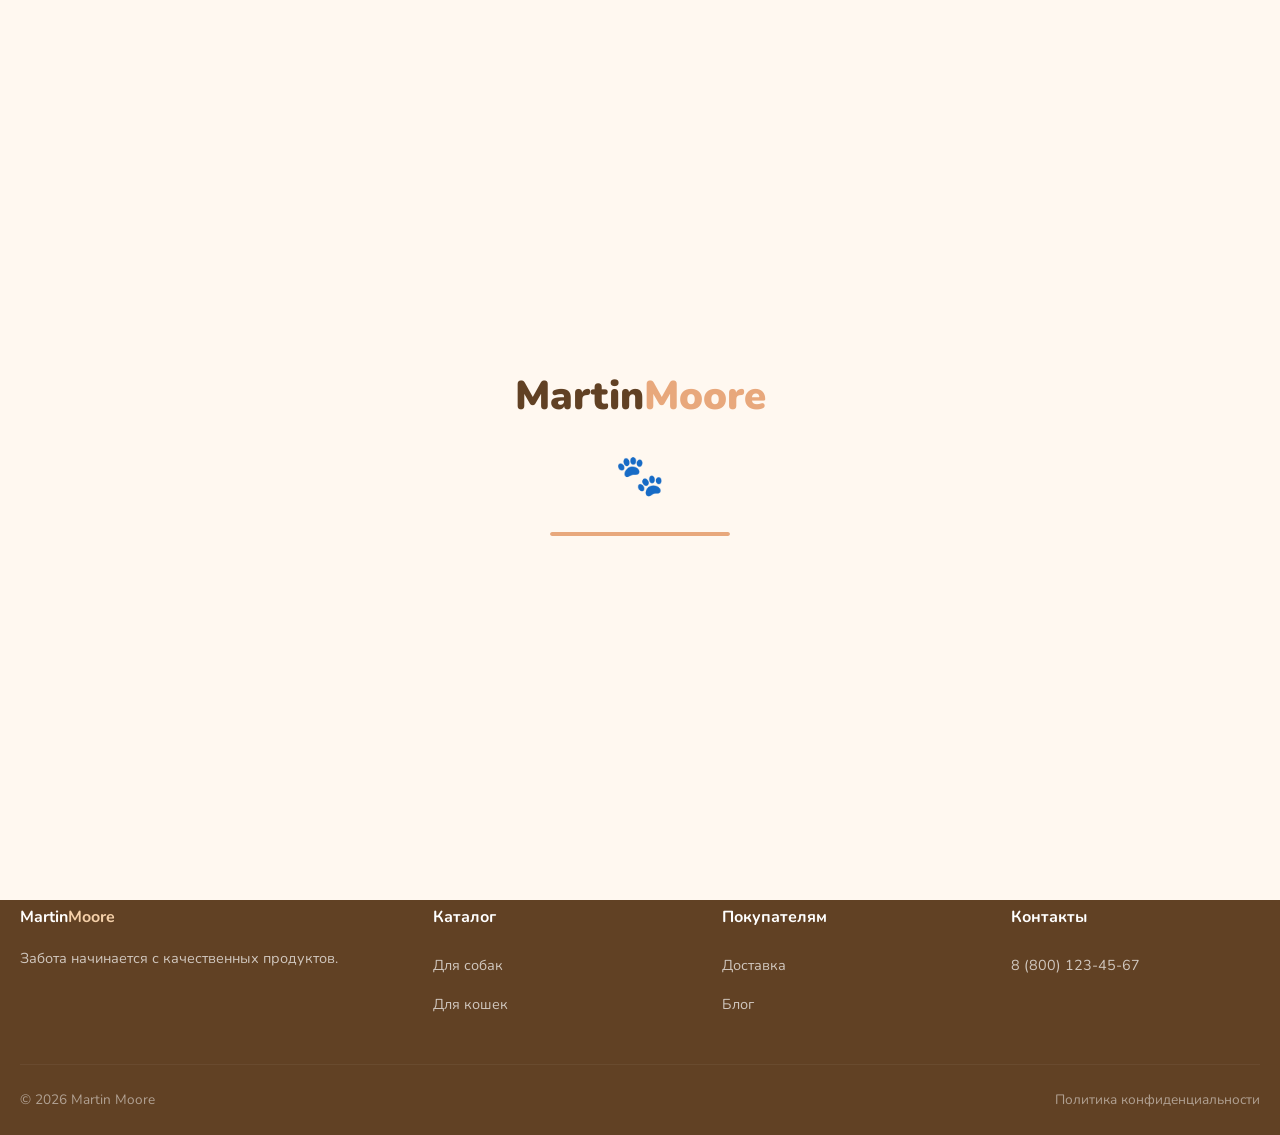
<file: account.html>
<!DOCTYPE html>
<html lang="ru">

<head>
    <meta charset="UTF-8">
    <meta name="viewport" content="width=device-width, initial-scale=1.0">
    <title>Личный кабинет — Martin Moore</title>
    <meta name="description"
        content="Личный кабинет Martin Moore: профиль питомца, история заказов, программа лояльности.">
    <link rel="preconnect" href="https://fonts.googleapis.com">
    <link rel="preconnect" href="https://fonts.gstatic.com" crossorigin>
    <link rel="stylesheet" href="https://fonts.googleapis.com/css2?family=Nunito:wght@400;600;700;800;900&display=swap">
    <link rel="stylesheet" href="index.css?v=9">
    <link rel="icon"
        href="data:image/svg+xml,<svg xmlns='http://www.w3.org/2000/svg' viewBox='0 0 100 100'><text y='.9em' font-size='90'>🐾</text></svg>">
</head>

<body>

    <div class="preloader" id="preloader">
        <div class="preloader-content">
            <div class="preloader-logo">Martin<span>Moore</span></div>
            <div class="preloader-paw">🐾</div>
            <div class="preloader-bar"><div class="preloader-bar-fill"></div></div>
        </div>
    </div>

    <header class="header">
        <div class="container">
            <a href="index.html" class="logo">Martin<span>Moore</span></a>
            <div class="search-bar" id="searchBar">
                <svg width="18" height="18" viewBox="0 0 24 24" fill="none" stroke="currentColor" stroke-width="2.5"
                    stroke-linecap="round">
                    <circle cx="11" cy="11" r="8" />
                    <line x1="21" y1="21" x2="16.65" y2="16.65" />
                </svg>
                <input type="text" id="searchInput" placeholder="Найти корм, игрушки, аксессуары..." autocomplete="off">
                <div class="search-suggestions" id="searchSuggestions"></div>
            </div>
            <nav class="nav-links" id="navLinks">
                <a href="catalog.html">Каталог</a>
                <a href="blog.html">Блог</a>
                <a href="account.html" style="color:var(--accent)">Кабинет</a>
            </nav>
            <div class="nav-actions">
                <a href="cart.html" class="btn-icon" aria-label="Корзина">
                    <svg width="22" height="22" viewBox="0 0 24 24" fill="none" stroke="currentColor" stroke-width="2"
                        stroke-linecap="round" stroke-linejoin="round">
                        <circle cx="9" cy="21" r="1" />
                        <circle cx="20" cy="21" r="1" />
                        <path d="M1 1h4l2.68 13.39a2 2 0 002 1.61h9.72a2 2 0 002-1.61L23 6H6" />
                    </svg>
                    <span class="cart-count" id="cartCount">0</span>
                </a>
                <a href="account.html" class="btn-icon" style="color:var(--accent)" aria-label="Аккаунт">
                    <svg width="22" height="22" viewBox="0 0 24 24" fill="none" stroke="currentColor" stroke-width="2"
                        stroke-linecap="round" stroke-linejoin="round">
                        <path d="M20 21v-2a4 4 0 00-4-4H8a4 4 0 00-4 4v2" />
                        <circle cx="12" cy="7" r="4" />
                    </svg>
                </a>
                <button class="burger" id="burger" aria-label="Меню" type="button"><span></span><span></span><span></span></button>
            </div>
        </div>
    </header>

    <main class="container account-page">
        <h1 style="margin-bottom:32px">Личный кабинет</h1>

        <div class="account-layout">
            <!-- SIDEBAR -->
            <nav class="account-sidebar">
                <a href="#" class="active" onclick="showSection('profile',this)">👤 Профиль</a>
                <a href="#" onclick="showSection('pets',this)">🐾 Мои питомцы</a>
                <a href="#" onclick="showSection('orders',this)">📦 Заказы</a>
                <a href="#" onclick="showSection('loyalty',this)">⭐ Баллы</a>
            </nav>

            <!-- CONTENT -->
            <div class="account-content">
                <!-- PROFILE -->
                <div class="account-section active" id="section-profile">
                    <h2 style="margin-bottom:24px">Профиль</h2>
                    <form style="display:grid;gap:16px;max-width:480px">
                        <div><label for="profileName"
                                style="font-weight:600;font-size:.9rem;display:block;margin-bottom:6px">Имя</label><input
                                class="input" type="text" value="Павел" id="profileName"></div>
                        <div><label for="profilePhone"
                                style="font-weight:600;font-size:.9rem;display:block;margin-bottom:6px">Телефон</label><input
                                class="input" type="tel" value="+7 (999) 123-45-67" id="profilePhone"></div>
                        <div><label for="profileEmail"
                                style="font-weight:600;font-size:.9rem;display:block;margin-bottom:6px">Email</label><input
                                class="input" type="email" value="pavel@example.com" id="profileEmail"></div>
                        <div><label for="profileCity"
                                style="font-weight:600;font-size:.9rem;display:block;margin-bottom:6px">Город</label><input
                                class="input" type="text" value="Москва" id="profileCity"></div>
                        <button type="button" class="btn btn-primary" style="justify-self:start"
                            onclick="showToast('Профиль сохранён ✓')">Сохранить</button>
                    </form>
                </div>

                <!-- PETS -->
                <div class="account-section" id="section-pets" style="display:none">
                    <div style="display:flex;justify-content:space-between;align-items:center;margin-bottom:24px">
                        <h2>Мои питомцы</h2>
                        <button class="btn btn-primary btn-sm"
                            onclick="document.getElementById('addPetModal').classList.add('active')">+ Добавить</button>
                    </div>

                    <div class="pet-card">
                        <div class="pet-avatar">🐕</div>
                        <div style="flex:1">
                            <h4>Барон</h4>
                            <p style="font-size:.85rem;color:var(--text-muted)">Лабрадор-ретривер • 3 года • Крупная
                                порода</p>
                        </div>
                        <button class="btn btn-secondary btn-sm">Подобрать корм</button>
                    </div>

                    <div class="pet-card">
                        <div class="pet-avatar">🐈</div>
                        <div style="flex:1">
                            <h4>Муся</h4>
                            <p style="font-size:.85rem;color:var(--text-muted)">Британская короткошёрстная • 5 лет •
                                Средняя</p>
                        </div>
                        <button class="btn btn-secondary btn-sm">Подобрать корм</button>
                    </div>
                </div>

                <!-- ORDERS -->
                <div class="account-section" id="section-orders" style="display:none">
                    <h2 style="margin-bottom:24px">История заказов</h2>

                    <div class="order-item">
                        <div>
                            <div style="font-weight:700">Заказ #MM-2847</div>
                            <div style="font-size:.85rem;color:var(--text-muted)">12 февраля 2026 • 3 товара</div>
                        </div>
                        <div style="text-align:right">
                            <div style="font-weight:700">8 660 ₽</div>
                            <span class="badge badge-new" style="font-size:.7rem">Доставлен</span>
                        </div>
                        <button class="btn btn-secondary btn-sm"
                            onclick="showToast('Товары добавлены в корзину!')">Повторить</button>
                    </div>

                    <div class="order-item">
                        <div>
                            <div style="font-weight:700">Заказ #MM-2631</div>
                            <div style="font-size:.85rem;color:var(--text-muted)">28 января 2026 • 2 товара</div>
                        </div>
                        <div style="text-align:right">
                            <div style="font-weight:700">5 340 ₽</div>
                            <span class="badge badge-new" style="font-size:.7rem">Доставлен</span>
                        </div>
                        <button class="btn btn-secondary btn-sm"
                            onclick="showToast('Товары добавлены в корзину!')">Повторить</button>
                    </div>

                    <div class="order-item">
                        <div>
                            <div style="font-weight:700">Заказ #MM-2410</div>
                            <div style="font-size:.85rem;color:var(--text-muted)">15 января 2026 • 1 товар</div>
                        </div>
                        <div style="text-align:right">
                            <div style="font-weight:700">4 890 ₽</div>
                            <span class="badge badge-new" style="font-size:.7rem">Доставлен</span>
                        </div>
                        <button class="btn btn-secondary btn-sm"
                            onclick="showToast('Товары добавлены в корзину!')">Повторить</button>
                    </div>
                </div>

                <!-- LOYALTY -->
                <div class="account-section" id="section-loyalty" style="display:none">
                    <h2 style="margin-bottom:24px">Программа лояльности</h2>

                    <div class="loyalty-card">
                        <div style="display:flex;justify-content:space-between;align-items:center">
                            <div>
                                <div style="font-size:.85rem;opacity:.8">Ваш статус</div>
                                <div style="font-size:1.6rem;font-weight:900">🥈 Серебро</div>
                            </div>
                            <div style="text-align:right">
                                <div style="font-size:.85rem;opacity:.8">Баллы</div>
                                <div style="font-size:1.6rem;font-weight:900">1 240</div>
                            </div>
                        </div>
                        <div style="margin-top:16px;font-size:.85rem;opacity:.8">До золотого статуса: ещё 760 баллов
                        </div>
                        <div class="loyalty-progress">
                            <div class="loyalty-progress-fill" style="width:62%"></div>
                        </div>
                    </div>

                    <div style="display:grid;grid-template-columns:repeat(3,1fr);gap:16px;margin-bottom:24px">
                        <div style="background:var(--bg);border-radius:var(--radius-sm);padding:20px;text-align:center">
                            <div style="font-size:1.8rem;margin-bottom:8px">🥉</div>
                            <h4>Бронза</h4>
                            <p style="font-size:.8rem;color:var(--text-muted)">Скидка 3%<br>От 0 баллов</p>
                        </div>
                        <div
                            style="background:var(--accent-light);border-radius:var(--radius-sm);padding:20px;text-align:center;border:2px solid var(--accent)">
                            <div style="font-size:1.8rem;margin-bottom:8px">🥈</div>
                            <h4>Серебро</h4>
                            <p style="font-size:.8rem;color:var(--text-muted)">Скидка 5%<br>От 500 баллов</p>
                        </div>
                        <div style="background:var(--bg);border-radius:var(--radius-sm);padding:20px;text-align:center">
                            <div style="font-size:1.8rem;margin-bottom:8px">🥇</div>
                            <h4>Золото</h4>
                            <p style="font-size:.8rem;color:var(--text-muted)">Скидка 10%<br>От 2000 баллов</p>
                        </div>
                    </div>

                    <p style="color:var(--text-light);font-size:.9rem;line-height:1.7">Баллы начисляются за каждую
                        покупку: <strong>1 балл = 10 ₽</strong>. Баллы можно использовать для оплаты до 30% стоимости
                        следующего заказа.</p>
                </div>
            </div>
        </div>

        <!-- ADD PET MODAL -->
        <div class="modal-overlay" id="addPetModal">
            <div class="modal" style="position:relative">
                <button class="btn-icon" style="position:absolute;top:16px;right:16px"
                    onclick="document.getElementById('addPetModal').classList.remove('active')">✕</button>
                <h2>Добавить питомца</h2>
                <form onsubmit="savePet(event)" style="display:flex;flex-direction:column;gap:16px;margin-top:16px">
                    <input class="input" type="text" name="petName" placeholder="Кличка" required>
                    <select class="input" name="petType" style="padding:14px 20px">
                        <option value="">Вид животного</option>
                        <option>Собака</option>
                        <option>Кошка</option>
                        <option>Птица</option>
                        <option>Грызун</option>
                    </select>
                    <input class="input" type="text" name="petBreed" placeholder="Порода">
                    <input class="input" type="date" name="petBirthday" placeholder="Дата рождения">
                    <select class="input" name="petSize" style="padding:14px 20px">
                        <option value="">Размер породы</option>
                        <option>Мелкая</option>
                        <option>Средняя</option>
                        <option>Крупная</option>
                    </select>
                    <button type="submit" class="btn btn-green" style="width:100%">Сохранить</button>
                </form>
            </div>
        </div>
    </main>

    <footer class="footer">
        <div class="container">
            <div class="footer-grid">
                <div class="footer-about">
                    <h4>Martin<span style="color:var(--accent-light)">Moore</span></h4>
                    <p>Забота начинается с качественных продуктов.</p>
                </div>
                <div class="footer-links">
                    <h4>Каталог</h4><a href="catalog.html?animal=dogs">Для собак</a><a
                        href="catalog.html?animal=cats">Для кошек</a>
                </div>
                <div class="footer-links">
                    <h4>Покупателям</h4><a href="javascript:void(0)" onclick="showToast('Страница в разработке')">Доставка</a><a href="blog.html">Блог</a>
                </div>
                <div class="footer-links">
                    <h4>Контакты</h4><a href="tel:+78001234567">8 (800) 123-45-67</a>
                </div>
            </div>
            <div class="footer-bottom"><span>© 2026 Martin Moore</span><span>Политика конфиденциальности</span></div>
        </div>
    </footer>

    <div class="toast" id="toast"></div>
    <script src="app.js?v=9"></script>
    <script>
        function showSection(id, link) {
            document.querySelectorAll('.account-section').forEach(s => s.style.display = 'none');
            document.getElementById('section-' + id).style.display = 'block';
            document.querySelectorAll('.account-sidebar a').forEach(a => a.classList.remove('active'));
            if (link) link.classList.add('active');
        }
        function savePet(e) {
            e.preventDefault();
            document.getElementById('addPetModal').classList.remove('active');
            showToast('Питомец добавлен! 🐾');
        }
    </script>
</body>

</html>
</file>
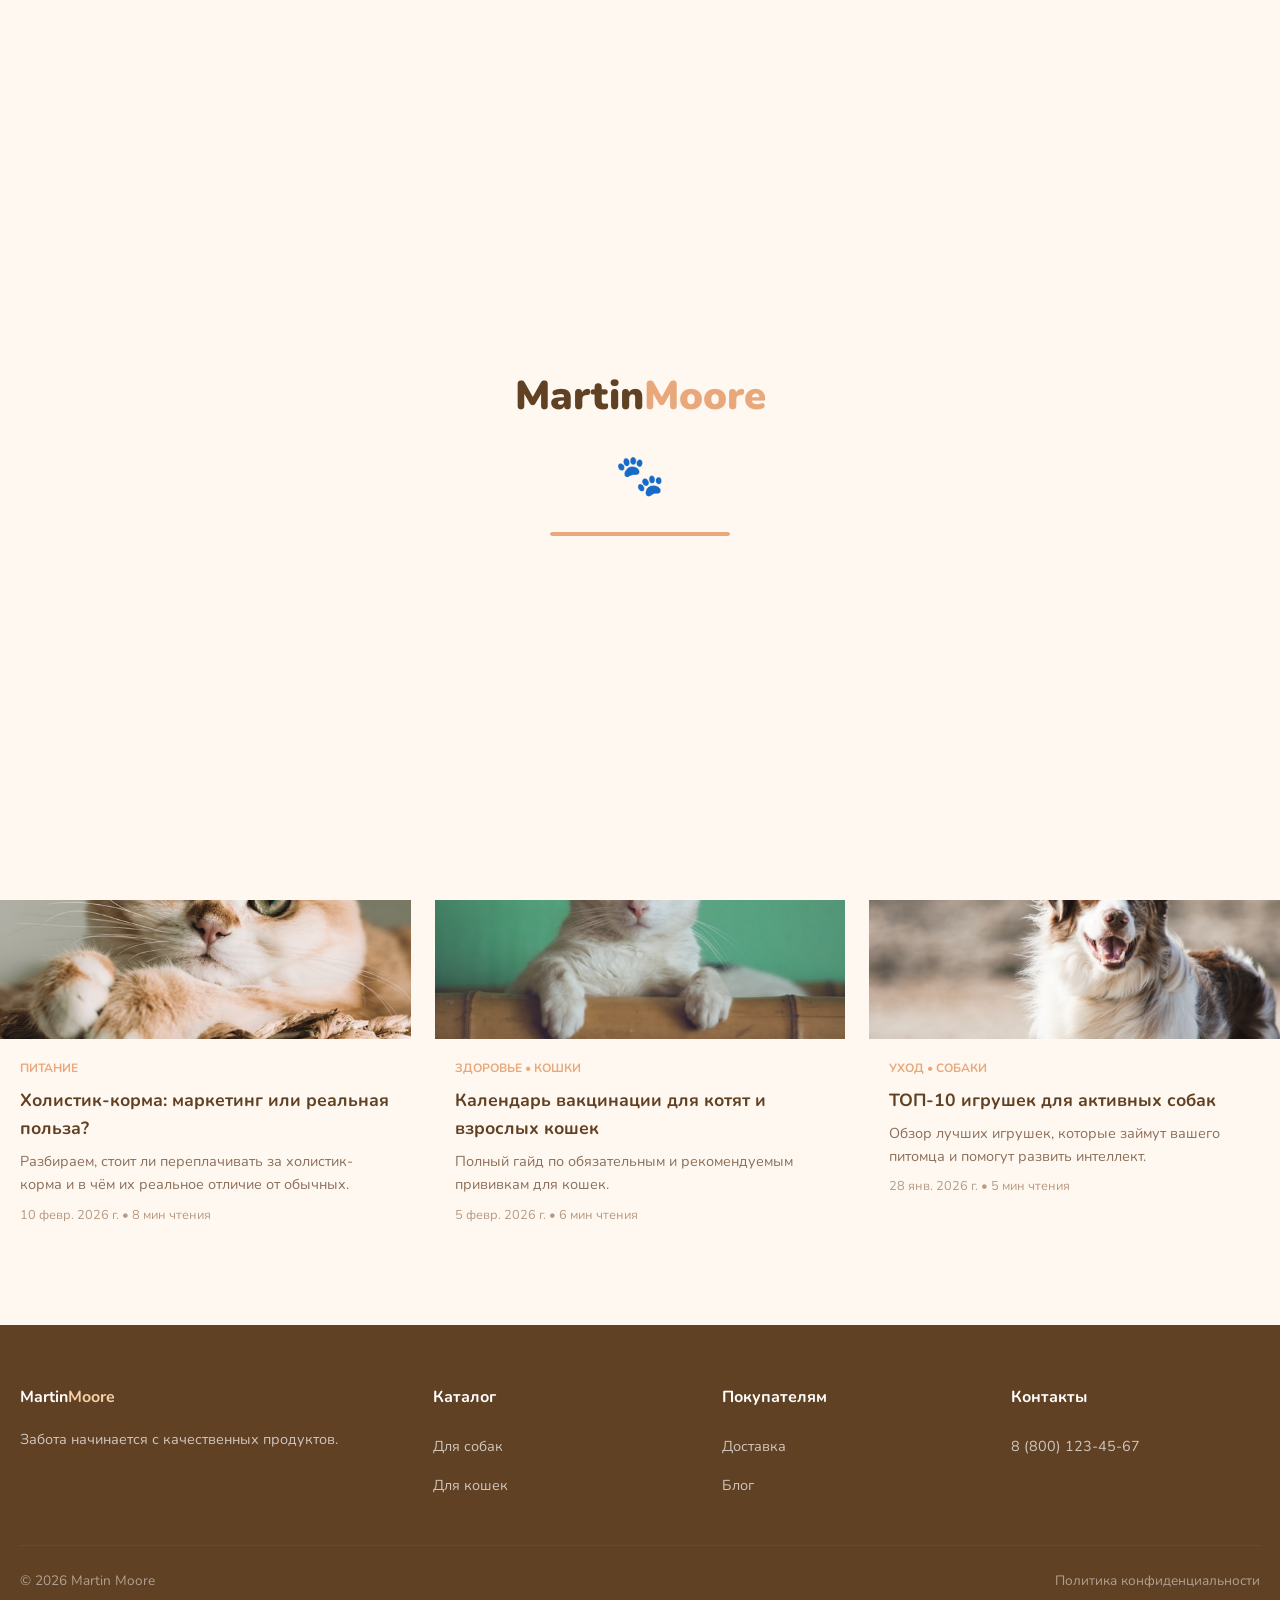
<file: article.html>
<!DOCTYPE html>
<html lang="ru">

<head>
    <meta charset="UTF-8">
    <meta name="viewport" content="width=device-width, initial-scale=1.0">
    <title>Статья — Martin Moore</title>
    <meta name="description" id="metaDesc" content="Полезная статья о питомцах от Martin Moore.">
    <link rel="preconnect" href="https://fonts.googleapis.com">
    <link rel="preconnect" href="https://fonts.gstatic.com" crossorigin>
    <link rel="stylesheet" href="https://fonts.googleapis.com/css2?family=Nunito:wght@400;600;700;800;900&display=swap">
    <link rel="stylesheet" href="index.css?v=9">
    <link rel="icon"
        href="data:image/svg+xml,<svg xmlns='http://www.w3.org/2000/svg' viewBox='0 0 100 100'><text y='.9em' font-size='90'>🐾</text></svg>">
</head>

<body>

    <div class="preloader" id="preloader">
        <div class="preloader-content">
            <div class="preloader-logo">Martin<span>Moore</span></div>
            <div class="preloader-paw">🐾</div>
            <div class="preloader-bar"><div class="preloader-bar-fill"></div></div>
        </div>
    </div>

    <header class="header">
        <div class="container">
            <a href="index.html" class="logo">Martin<span>Moore</span></a>
            <div class="search-bar" id="searchBar">
                <svg width="18" height="18" viewBox="0 0 24 24" fill="none" stroke="currentColor" stroke-width="2.5"
                    stroke-linecap="round">
                    <circle cx="11" cy="11" r="8" />
                    <line x1="21" y1="21" x2="16.65" y2="16.65" />
                </svg>
                <input type="text" id="searchInput" placeholder="Найти корм, игрушки, аксессуары..." autocomplete="off">
                <div class="search-suggestions" id="searchSuggestions"></div>
            </div>
            <nav class="nav-links" id="navLinks">
                <a href="catalog.html">Каталог</a>
                <a href="blog.html" style="color:var(--accent)">Блог</a>
                <a href="account.html">Кабинет</a>
            </nav>
            <div class="nav-actions">
                <a href="cart.html" class="btn-icon" aria-label="Корзина">
                    <svg width="22" height="22" viewBox="0 0 24 24" fill="none" stroke="currentColor" stroke-width="2"
                        stroke-linecap="round" stroke-linejoin="round">
                        <circle cx="9" cy="21" r="1" />
                        <circle cx="20" cy="21" r="1" />
                        <path d="M1 1h4l2.68 13.39a2 2 0 002 1.61h9.72a2 2 0 002-1.61L23 6H6" />
                    </svg>
                    <span class="cart-count" id="cartCount">0</span>
                </a>
                <a href="account.html" class="btn-icon" aria-label="Аккаунт">
                    <svg width="22" height="22" viewBox="0 0 24 24" fill="none" stroke="currentColor" stroke-width="2"
                        stroke-linecap="round" stroke-linejoin="round">
                        <path d="M20 21v-2a4 4 0 00-4-4H8a4 4 0 00-4 4v2" />
                        <circle cx="12" cy="7" r="4" />
                    </svg>
                </a>
                <button class="burger" id="burger" aria-label="Меню" type="button"><span></span><span></span><span></span></button>
            </div>
        </div>
    </header>

    <main class="container article-page">
        <a href="blog.html" class="article-back">← Назад к блогу</a>

        <article id="articleContent">
            <!-- Заполняется через JS -->
        </article>

        <!-- Похожие статьи -->
        <section class="related-articles" id="relatedArticles">
            <h2 class="section-title">Читайте <span>также</span></h2>
            <div class="blog-grid" id="relatedGrid"></div>
        </section>
    </main>

    <footer class="footer">
        <div class="container">
            <div class="footer-grid">
                <div class="footer-about">
                    <h4>Martin<span style="color:var(--accent-light)">Moore</span></h4>
                    <p>Забота начинается с качественных продуктов.</p>
                </div>
                <div class="footer-links">
                    <h4>Каталог</h4><a href="catalog.html?animal=dogs">Для собак</a><a
                        href="catalog.html?animal=cats">Для кошек</a>
                </div>
                <div class="footer-links">
                    <h4>Покупателям</h4><a href="javascript:void(0)" onclick="showToast('Страница в разработке')">Доставка</a><a href="blog.html">Блог</a>
                </div>
                <div class="footer-links">
                    <h4>Контакты</h4><a href="tel:+78001234567">8 (800) 123-45-67</a>
                </div>
            </div>
            <div class="footer-bottom"><span>© 2026 Martin Moore</span><span>Политика конфиденциальности</span></div>
        </div>
    </footer>

    <button class="back-to-top" id="backToTop" aria-label="Наверх">↑</button>
    <div class="toast" id="toast"></div>
    <script src="app.js?v=9"></script>
    <script>
        async function getArticles() {
            try {
                const res = await fetch('articles.json');
                if (!res.ok) throw new Error(res.status);
                return await res.json();
            } catch (e) {
                // Фоллбэк для file://
                return new Promise((resolve, reject) => {
                    const script = document.createElement('script');
                    script.src = 'articles-fallback.js';
                    script.onload = () => resolve(window.ARTICLES_DATA || []);
                    script.onerror = () => reject(new Error('No fallback'));
                    document.head.appendChild(script);
                });
            }
        }

        async function loadArticle() {
            const params = new URLSearchParams(window.location.search);
            const id = parseInt(params.get('id'));
            if (!id) { window.location.href = 'blog.html'; return; }

            try {
                const articles = await getArticles();
                const article = articles.find(a => a.id === id);

                if (!article) { window.location.href = 'blog.html'; return; }

                document.title = `${article.title} — Martin Moore`;
                const metaDesc = document.getElementById('metaDesc');
                if (metaDesc) metaDesc.content = article.excerpt;

                const dateFormatted = new Date(article.date).toLocaleDateString('ru-RU', {
                    day: 'numeric', month: 'long', year: 'numeric'
                });

                let contentHTML = article.content.map(block => {
                    switch (block.type) {
                        case 'text':
                            return `<p>${block.value}</p>`;
                        case 'heading':
                            return `<h2>${block.value}</h2>`;
                        case 'list':
                            return `<ul>${block.value.map(li => `<li>${li}</li>`).join('')}</ul>`;
                        case 'quote':
                            return `<blockquote>${block.value}</blockquote>`;
                        default:
                            return `<p>${block.value}</p>`;
                    }
                }).join('');

                document.getElementById('articleContent').innerHTML = `
                    <div class="article-hero">
                        <img src="${article.imageLarge}" alt="${article.title}" loading="lazy">
                    </div>
                    <div class="article-meta">
                        <span class="article-tag">${article.tag}${article.animal ? ' • ' + article.animal : ''}</span>
                        <span class="article-date">${dateFormatted}</span>
                        <span class="article-read">📖 ${article.readTime} мин чтения</span>
                    </div>
                    <h1 class="article-title">${article.title}</h1>
                    <div class="article-body">${contentHTML}</div>
                    <div class="article-share">
                        <span>Поделиться:</span>
                        <a href="#" onclick="copyLink(event)">🔗 Копировать ссылку</a>
                    </div>
                `;

                // Похожие статьи (другие, кроме текущей, максимум 3)
                const related = articles.filter(a => a.id !== id).slice(0, 3);
                document.getElementById('relatedGrid').innerHTML = related.map(a => `
                    <a href="article.html?id=${a.id}" class="blog-card animate-in">
                        <div class="blog-card-img"><img src="${a.image}" alt="${a.title}" loading="lazy"></div>
                        <div class="blog-card-body">
                            <div class="blog-card-tag">${a.tag}${a.animal ? ' • ' + a.animal : ''}</div>
                            <h3>${a.title}</h3>
                            <p>${a.excerpt}</p>
                        </div>
                    </a>
                `).join('');

                initAnimations();
            } catch (e) {
                document.getElementById('articleContent').innerHTML = '<p>Ошибка загрузки статьи.</p>';
            }
        }

        function copyLink(e) {
            e.preventDefault();
            navigator.clipboard.writeText(window.location.href).then(() => {
                showToast('Ссылка скопирована! 📋');
            });
        }

        document.addEventListener('DOMContentLoaded', loadArticle);
    </script>
</body>

</html>
</file>
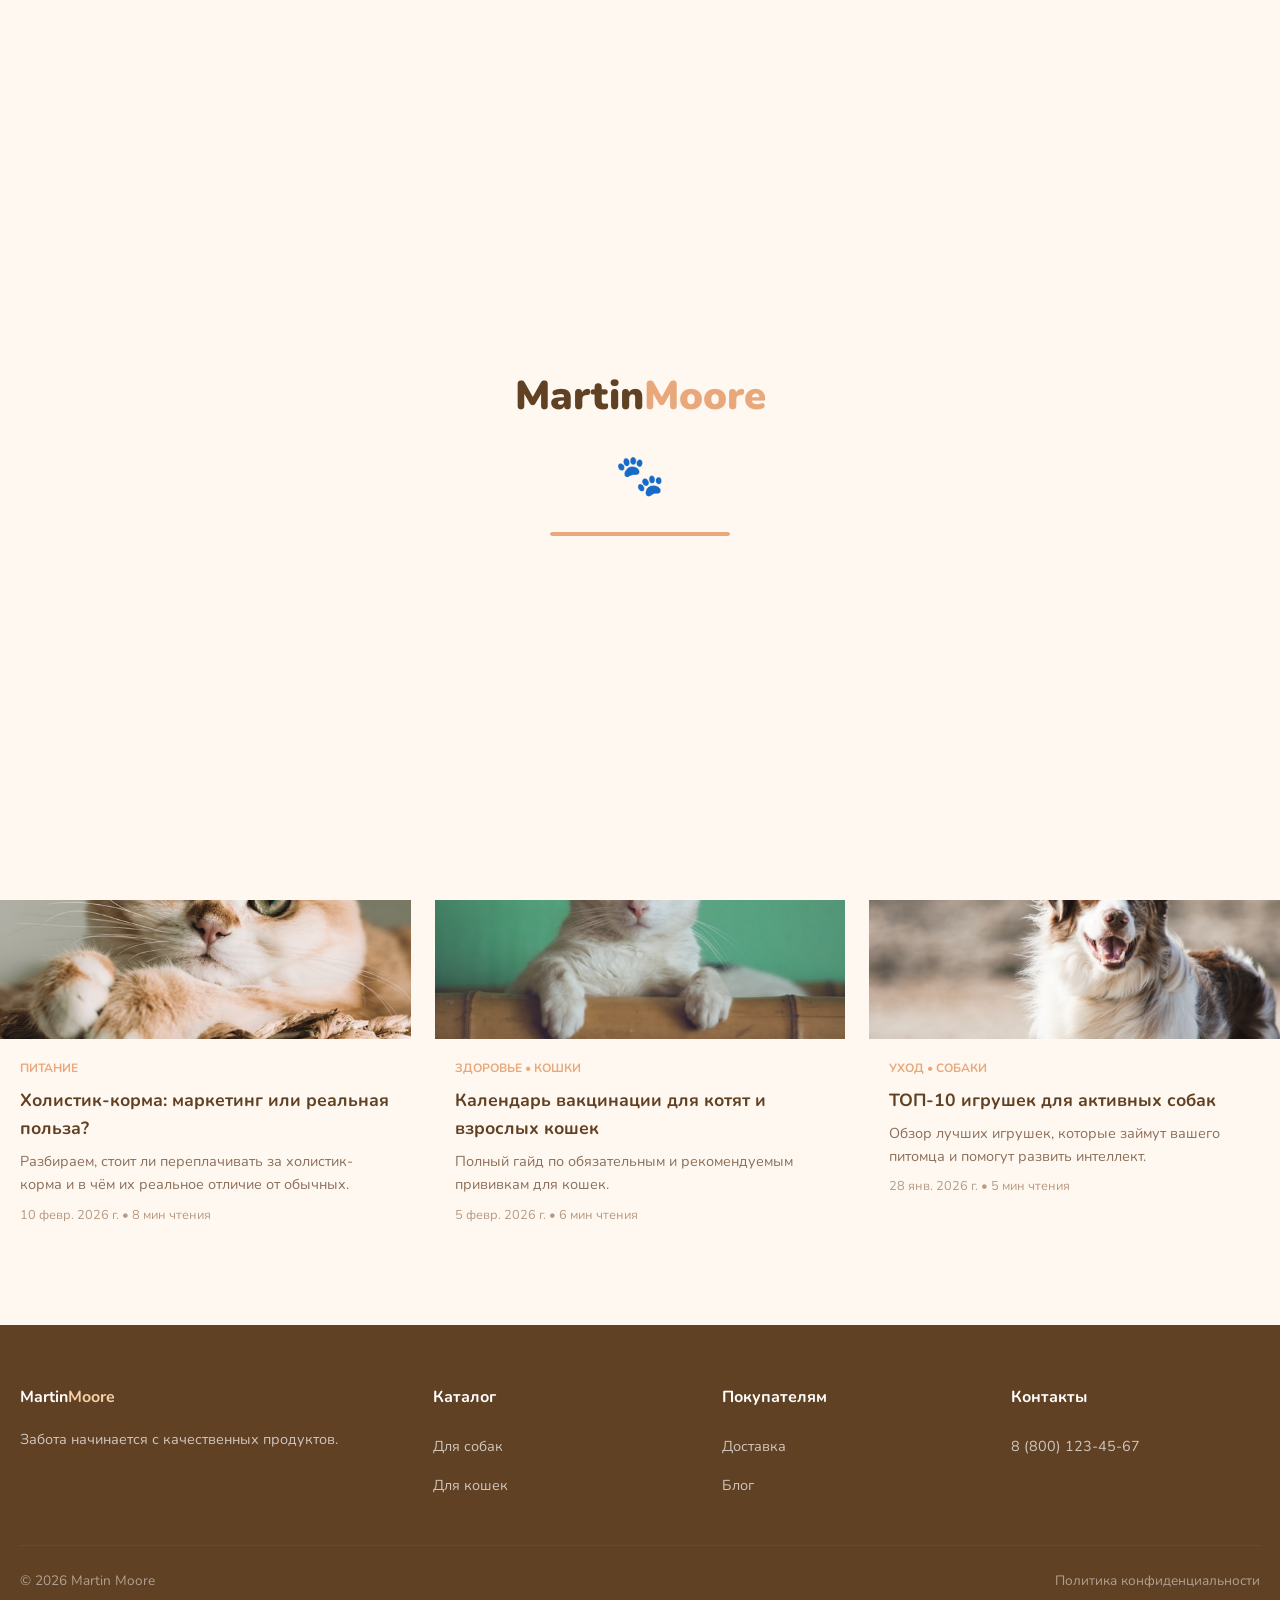
<file: blog.html>
<!DOCTYPE html>
<html lang="ru">

<head>
    <meta charset="UTF-8">
    <meta name="viewport" content="width=device-width, initial-scale=1.0">
    <title>Блог — Советы по уходу за питомцами | Martin Moore</title>
    <meta name="description"
        content="Полезные статьи о питании, уходе и здоровье домашних животных от экспертов Martin Moore.">
    <link rel="preconnect" href="https://fonts.googleapis.com">
    <link rel="preconnect" href="https://fonts.gstatic.com" crossorigin>
    <link rel="stylesheet" href="https://fonts.googleapis.com/css2?family=Nunito:wght@400;600;700;800;900&display=swap">
    <link rel="stylesheet" href="index.css?v=9">
    <link rel="icon"
        href="data:image/svg+xml,<svg xmlns='http://www.w3.org/2000/svg' viewBox='0 0 100 100'><text y='.9em' font-size='90'>🐾</text></svg>">
</head>

<body>

    <div class="preloader" id="preloader">
        <div class="preloader-content">
            <div class="preloader-logo">Martin<span>Moore</span></div>
            <div class="preloader-paw">🐾</div>
            <div class="preloader-bar"><div class="preloader-bar-fill"></div></div>
        </div>
    </div>

    <header class="header">
        <div class="container">
            <a href="index.html" class="logo">Martin<span>Moore</span></a>
            <div class="search-bar" id="searchBar">
                <svg width="18" height="18" viewBox="0 0 24 24" fill="none" stroke="currentColor" stroke-width="2.5"
                    stroke-linecap="round">
                    <circle cx="11" cy="11" r="8" />
                    <line x1="21" y1="21" x2="16.65" y2="16.65" />
                </svg>
                <input type="text" id="searchInput" placeholder="Найти корм, игрушки, аксессуары..." autocomplete="off">
                <div class="search-suggestions" id="searchSuggestions"></div>
            </div>
            <nav class="nav-links" id="navLinks">
                <a href="catalog.html">Каталог</a>
                <a href="blog.html" style="color:var(--accent)">Блог</a>
                <a href="account.html">Кабинет</a>
            </nav>
            <div class="nav-actions">
                <a href="cart.html" class="btn-icon" aria-label="Корзина">
                    <svg width="22" height="22" viewBox="0 0 24 24" fill="none" stroke="currentColor" stroke-width="2"
                        stroke-linecap="round" stroke-linejoin="round">
                        <circle cx="9" cy="21" r="1" />
                        <circle cx="20" cy="21" r="1" />
                        <path d="M1 1h4l2.68 13.39a2 2 0 002 1.61h9.72a2 2 0 002-1.61L23 6H6" />
                    </svg>
                    <span class="cart-count" id="cartCount">0</span>
                </a>
                <a href="account.html" class="btn-icon" aria-label="Аккаунт">
                    <svg width="22" height="22" viewBox="0 0 24 24" fill="none" stroke="currentColor" stroke-width="2"
                        stroke-linecap="round" stroke-linejoin="round">
                        <path d="M20 21v-2a4 4 0 00-4-4H8a4 4 0 00-4 4v2" />
                        <circle cx="12" cy="7" r="4" />
                    </svg>
                </a>
                <button class="burger" id="burger" aria-label="Меню" type="button"><span></span><span></span><span></span></button>
            </div>
        </div>
    </header>

    <main class="container blog-page">
        <h1 style="margin-bottom:8px">Блог</h1>
        <p style="color:var(--text-light);margin-bottom:32px">Полезные советы по уходу, питанию и здоровью ваших
            питомцев</p>

        <div class="blog-tags">
            <button class="blog-tag active">Все</button>
            <button class="blog-tag">🐕 Собаки</button>
            <button class="blog-tag">🐈 Кошки</button>
            <button class="blog-tag">Питание</button>
            <button class="blog-tag">Уход</button>
            <button class="blog-tag">Здоровье</button>
            <button class="blog-tag">Активность</button>
        </div>

        <div class="blog-grid" id="blogGrid">
            <!-- Загружается из articles.json -->
        </div>
    </main>

    <footer class="footer">
        <div class="container">
            <div class="footer-grid">
                <div class="footer-about">
                    <h4>Martin<span style="color:var(--accent-light)">Moore</span></h4>
                    <p>Забота начинается с качественных продуктов.</p>
                </div>
                <div class="footer-links">
                    <h4>Каталог</h4><a href="catalog.html?animal=dogs">Для собак</a><a
                        href="catalog.html?animal=cats">Для кошек</a>
                </div>
                <div class="footer-links">
                    <h4>Покупателям</h4><a href="javascript:void(0)" onclick="showToast('Страница в разработке')">Доставка</a><a href="blog.html">Блог</a>
                </div>
                <div class="footer-links">
                    <h4>Контакты</h4><a href="tel:+78001234567">8 (800) 123-45-67</a>
                </div>
            </div>
            <div class="footer-bottom"><span>© 2026 Martin Moore</span><span>Политика конфиденциальности</span></div>
        </div>
    </footer>

    <div class="toast" id="toast"></div>
    <script src="app.js?v=9"></script>
    <script>
        let allArticles = [];

        async function loadBlog() {
            try {
                const res = await fetch('articles.json');
                if (!res.ok) throw new Error(res.status);
                allArticles = await res.json();
                renderBlog(allArticles);
            } catch (e) {
                // Fetch failed, trying fallback
                // Фоллбэк: загрузка через script-тег
                try {
                    const script = document.createElement('script');
                    script.src = 'articles-fallback.js';
                    script.onload = () => {
                        if (window.ARTICLES_DATA) {
                            allArticles = window.ARTICLES_DATA;
                            renderBlog(allArticles);
                        }
                    };
                    script.onerror = () => {
                        document.getElementById('blogGrid').innerHTML = '<p style="text-align:center;color:var(--text-muted);padding:40px 0">Откройте сайт через <strong>http://localhost:8090</strong> для загрузки статей.</p>';
                    };
                    document.head.appendChild(script);
                } catch (e2) {
                    document.getElementById('blogGrid').innerHTML = '<p style="text-align:center;color:var(--text-muted);padding:40px 0">Откройте сайт через <strong>http://localhost:8090</strong> для загрузки статей.</p>';
                }
            }
        }

        function renderBlog(articles) {
            const grid = document.getElementById('blogGrid');
            grid.innerHTML = articles.map(a => {
                const date = new Date(a.date).toLocaleDateString('ru-RU', {
                    day: 'numeric', month: 'short', year: 'numeric'
                });
                return `
                <a href="article.html?id=${a.id}" class="blog-card animate-in">
                    <div class="blog-card-img"><img src="${a.image}" alt="${a.title}" loading="lazy"></div>
                    <div class="blog-card-body">
                        <div class="blog-card-tag">${a.tag}${a.animal ? ' • ' + a.animal : ''}</div>
                        <h3>${a.title}</h3>
                        <p>${a.excerpt}</p>
                        <div style="margin-top:8px;font-size:.8rem;color:var(--text-muted)">${date} • ${a.readTime} мин чтения</div>
                    </div>
                </a>`;
            }).join('');
            initAnimations();
        }

        document.querySelectorAll('.blog-tag').forEach(tag => {
            tag.addEventListener('click', () => {
                document.querySelectorAll('.blog-tag').forEach(t => t.classList.remove('active'));
                tag.classList.add('active');

                const label = tag.textContent.trim();
                if (label === 'Все') {
                    renderBlog(allArticles);
                } else {
                    const clean = label.replace(/[🐕🐈]\s*/g, '').trim();
                    const filtered = allArticles.filter(a =>
                        a.tag === clean || a.animal === clean
                    );
                    renderBlog(filtered.length ? filtered : allArticles);
                }
            });
        });

        document.addEventListener('DOMContentLoaded', loadBlog);
    </script>
</body>

</html>
</file>
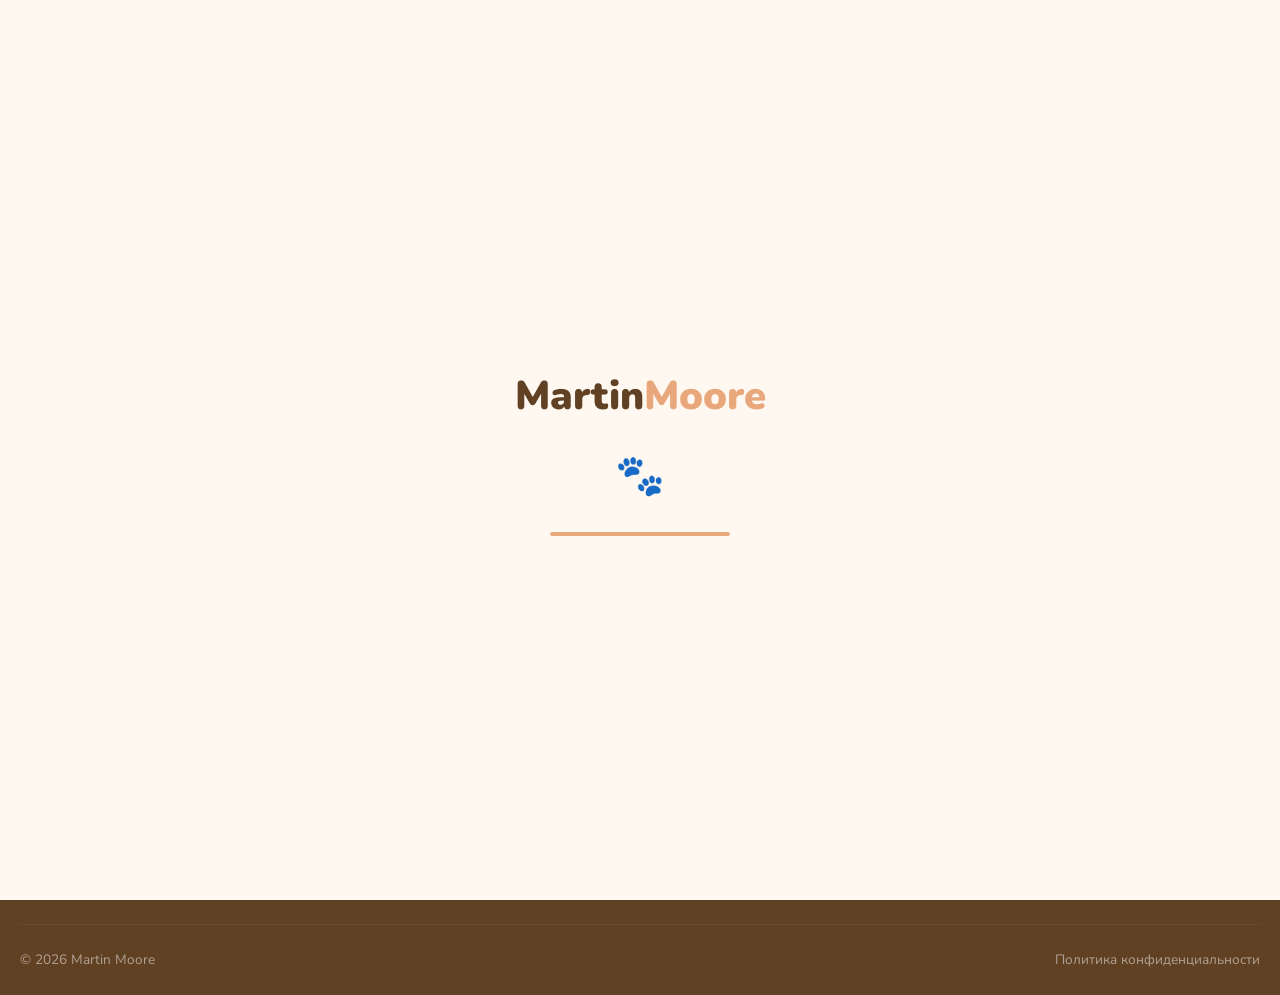
<file: cart.html>
<!DOCTYPE html>
<html lang="ru">

<head>
    <meta charset="UTF-8">
    <meta name="viewport" content="width=device-width, initial-scale=1.0">
    <title>Корзина — Martin Moore</title>
    <meta name="description" content="Корзина покупок Martin Moore. Оформите заказ с доставкой.">
    <link rel="preconnect" href="https://fonts.googleapis.com">
    <link rel="preconnect" href="https://fonts.gstatic.com" crossorigin>
    <link rel="stylesheet" href="https://fonts.googleapis.com/css2?family=Nunito:wght@400;600;700;800;900&display=swap">
    <link rel="stylesheet" href="index.css?v=9">
    <link rel="icon"
        href="data:image/svg+xml,<svg xmlns='http://www.w3.org/2000/svg' viewBox='0 0 100 100'><text y='.9em' font-size='90'>🐾</text></svg>">
</head>

<body>

    <div class="preloader" id="preloader">
        <div class="preloader-content">
            <div class="preloader-logo">Martin<span>Moore</span></div>
            <div class="preloader-paw">🐾</div>
            <div class="preloader-bar"><div class="preloader-bar-fill"></div></div>
        </div>
    </div>

    <header class="header">
        <div class="container">
            <a href="index.html" class="logo">Martin<span>Moore</span></a>
            <div class="search-bar" id="searchBar">
                <svg width="18" height="18" viewBox="0 0 24 24" fill="none" stroke="currentColor" stroke-width="2.5"
                    stroke-linecap="round">
                    <circle cx="11" cy="11" r="8" />
                    <line x1="21" y1="21" x2="16.65" y2="16.65" />
                </svg>
                <input type="text" id="searchInput" placeholder="Найти корм, игрушки, аксессуары..." autocomplete="off">
                <div class="search-suggestions" id="searchSuggestions"></div>
            </div>
            <nav class="nav-links" id="navLinks">
                <a href="catalog.html">Каталог</a>
                <a href="blog.html">Блог</a>
                <a href="account.html">Кабинет</a>
            </nav>
            <div class="nav-actions">
                <a href="cart.html" class="btn-icon" style="color:var(--accent)" aria-label="Корзина">
                    <svg width="22" height="22" viewBox="0 0 24 24" fill="none" stroke="currentColor" stroke-width="2"
                        stroke-linecap="round" stroke-linejoin="round">
                        <circle cx="9" cy="21" r="1" />
                        <circle cx="20" cy="21" r="1" />
                        <path d="M1 1h4l2.68 13.39a2 2 0 002 1.61h9.72a2 2 0 002-1.61L23 6H6" />
                    </svg>
                    <span class="cart-count" id="cartCount">0</span>
                </a>
                <a href="account.html" class="btn-icon" aria-label="Аккаунт">
                    <svg width="22" height="22" viewBox="0 0 24 24" fill="none" stroke="currentColor" stroke-width="2"
                        stroke-linecap="round" stroke-linejoin="round">
                        <path d="M20 21v-2a4 4 0 00-4-4H8a4 4 0 00-4 4v2" />
                        <circle cx="12" cy="7" r="4" />
                    </svg>
                </a>
                <button class="burger" id="burger" aria-label="Меню" type="button"><span></span><span></span><span></span></button>
            </div>
        </div>
    </header>

    <main class="container cart-page">
        <h1 style="margin-bottom:32px">Корзина</h1>

        <div class="cart-layout">
            <div id="cartItems">
                <!-- filled by JS -->
            </div>

            <div class="cart-summary" id="cartSummary">
                <h3>Итого</h3>
                <div class="cart-summary-row"><span>Товары (<span id="summaryCount">0</span>)</span><span
                        id="summarySubtotal">0 ₽</span></div>
                <div class="cart-summary-row"><span>Доставка</span><span style="color:var(--green)">Бесплатно</span>
                </div>
                <div class="promo-input">
                    <input class="input" type="text" placeholder="Промокод" id="promoInput">
                    <button class="btn btn-secondary btn-sm" onclick="applyPromo()">Ок</button>
                </div>
                <div class="cart-summary-row" id="promoRow" style="display:none;color:var(--green)">
                    <span>Скидка</span><span id="promoDiscount">0 ₽</span></div>
                <div class="cart-summary-row cart-summary-total"><span>К оплате</span><span id="summaryTotal">0 ₽</span>
                </div>
                <button class="btn btn-primary" style="width:100%;margin-top:16px" onclick="checkout()">Оформить
                    заказ</button>
                <p style="text-align:center;font-size:.8rem;color:var(--text-muted);margin-top:12px">💳 Карта, СБП,
                    наличные при получении</p>
            </div>
        </div>

        <!-- Empty state -->
        <div id="emptyCart" style="text-align:center;padding:80px 0;display:none">
            <div style="font-size:4rem;margin-bottom:16px">🛒</div>
            <h2>Корзина пуста</h2>
            <p style="color:var(--text-light);margin:12px 0 24px">Добавьте товары из каталога</p>
            <a href="catalog.html" class="btn btn-primary">Перейти в каталог</a>
        </div>

        <!-- Checkout modal -->
        <div class="modal-overlay" id="checkoutModal">
            <div class="modal" style="position:relative">
                <button class="btn-icon" style="position:absolute;top:16px;right:16px"
                    onclick="document.getElementById('checkoutModal').classList.remove('active')">✕</button>
                <h2>Оформление заказа</h2>
                <form onsubmit="submitOrder(event)" style="display:flex;flex-direction:column;gap:16px">
                    <input class="input" type="text" name="name" placeholder="Имя" required>
                    <input class="input" type="tel" name="phone" placeholder="Телефон" required>
                    <input class="input" type="email" name="email" placeholder="Email">
                    <select class="input" name="delivery" style="padding:14px 20px">
                        <option>Доставка курьером</option>
                        <option>Самовывоз из ПВЗ</option>
                    </select>
                    <input class="input" type="text" name="address" placeholder="Адрес доставки">
                    <textarea class="input" name="comment" placeholder="Комментарий к заказу" rows="2"
                        style="resize:vertical"></textarea>
                    <button type="submit" class="btn btn-green" style="width:100%">Подтвердить заказ</button>
                </form>
            </div>
        </div>
    </main>

    <footer class="footer">
        <div class="container">
            <div class="footer-grid">
                <div class="footer-about">
                    <h4>Martin<span style="color:var(--accent-light)">Moore</span></h4>
                    <p>Забота начинается с качественных продуктов.</p>
                </div>
                <div class="footer-links">
                    <h4>Каталог</h4><a href="catalog.html?animal=dogs">Для собак</a><a
                        href="catalog.html?animal=cats">Для кошек</a>
                </div>
                <div class="footer-links">
                    <h4>Покупателям</h4><a href="javascript:void(0)" onclick="showToast('Страница в разработке')">Доставка</a><a href="blog.html">Блог</a>
                </div>
                <div class="footer-links">
                    <h4>Контакты</h4><a href="tel:+78001234567">8 (800) 123-45-67</a>
                </div>
            </div>
            <div class="footer-bottom"><span>© 2026 Martin Moore</span><span>Политика конфиденциальности</span></div>
        </div>
    </footer>

    <div class="toast" id="toast"></div>
    <script src="app.js?v=9"></script>
    <script>
        function renderCart() {
            const cart = JSON.parse(localStorage.getItem('mm_cart') || '[]');
            const items = document.getElementById('cartItems');
            const empty = document.getElementById('emptyCart');
            const summary = document.getElementById('cartSummary');

            if (!cart.length) {
                items.innerHTML = '';
                empty.style.display = 'block';
                summary.style.display = 'none';
                return;
            }
            empty.style.display = 'none';
            summary.style.display = 'block';

            const grouped = {};
            cart.forEach(item => {
                if (!grouped[item.id]) grouped[item.id] = { ...item, qty: 0 };
                grouped[item.id].qty++;
            });

            let html = '';
            let total = 0;
            let count = 0;
            Object.values(grouped).forEach(item => {
                const subtotal = item.price * item.qty;
                total += subtotal;
                count += item.qty;
                html += `
      <div class="cart-item">
        <img src="${item.image || 'фото для проекта/01-royal-canin-medium-adult.jpg'}" alt="${item.name}">
        <div class="cart-item-info">
          <div class="cart-item-name">${item.name}</div>
          <div class="cart-item-brand">${item.price.toLocaleString('ru-RU')} ₽</div>
        </div>
        <div class="quantity" style="border:2px solid var(--border);border-radius:var(--radius-sm);display:flex;align-items:center">
          <button onclick="updateCartQty('${item.id}',-1)" style="width:36px;height:36px;background:var(--bg);border:none;cursor:pointer;font-size:1.1rem">−</button>
          <span style="width:36px;text-align:center;font-weight:700">${item.qty}</span>
          <button onclick="updateCartQty('${item.id}',1)" style="width:36px;height:36px;background:var(--bg);border:none;cursor:pointer;font-size:1.1rem">+</button>
        </div>
        <div style="font-weight:800;min-width:90px;text-align:right">${subtotal.toLocaleString('ru-RU')} ₽</div>
        <button onclick="removeFromCart('${item.id}')" class="btn-icon" style="flex-shrink:0" aria-label="Удалить">✕</button>
      </div>`;
            });
            items.innerHTML = html;
            document.getElementById('summaryCount').textContent = count;
            document.getElementById('summarySubtotal').textContent = total.toLocaleString('ru-RU') + ' ₽';
            document.getElementById('summaryTotal').textContent = total.toLocaleString('ru-RU') + ' ₽';
        }

        function updateCartQty(id, delta) {
            let cart = JSON.parse(localStorage.getItem('mm_cart') || '[]');
            if (delta > 0) {
                const item = cart.find(i => i.id === id);
                if (item) cart.push({ ...item });
            } else {
                const idx = cart.findIndex(i => i.id === id);
                if (idx !== -1) cart.splice(idx, 1);
            }
            localStorage.setItem('mm_cart', JSON.stringify(cart));
            renderCart();
            updateCartCount();
        }

        function removeFromCart(id) {
            let cart = JSON.parse(localStorage.getItem('mm_cart') || '[]');
            cart = cart.filter(i => i.id !== id);
            localStorage.setItem('mm_cart', JSON.stringify(cart));
            renderCart();
            updateCartCount();
        }

        function applyPromo() {
            const code = document.getElementById('promoInput').value.trim().toUpperCase();
            if (code === 'WELCOME15' || code === 'MARTIN15') {
                document.getElementById('promoRow').style.display = 'flex';
                const total = parseInt(document.getElementById('summarySubtotal').textContent.replace(/\D/g, ''));
                const discount = Math.round(total * 0.15);
                document.getElementById('promoDiscount').textContent = '−' + discount.toLocaleString('ru-RU') + ' ₽';
                document.getElementById('summaryTotal').textContent = (total - discount).toLocaleString('ru-RU') + ' ₽';
                showToast('Промокод применён! Скидка 15%');
            } else {
                showToast('Промокод не найден');
            }
        }

        function checkout() {
            const cart = JSON.parse(localStorage.getItem('mm_cart') || '[]');
            if (!cart.length) return;
            document.getElementById('checkoutModal').classList.add('active');
        }

        function submitOrder(e) {
            e.preventDefault();
            localStorage.setItem('mm_cart', '[]');
            document.getElementById('checkoutModal').classList.remove('active');
            showToast('🎉 Заказ оформлен! Спасибо за покупку!');
            setTimeout(() => { renderCart(); updateCartCount(); }, 500);
        }

        document.addEventListener('DOMContentLoaded', renderCart);
    </script>
</body>

</html>
</file>
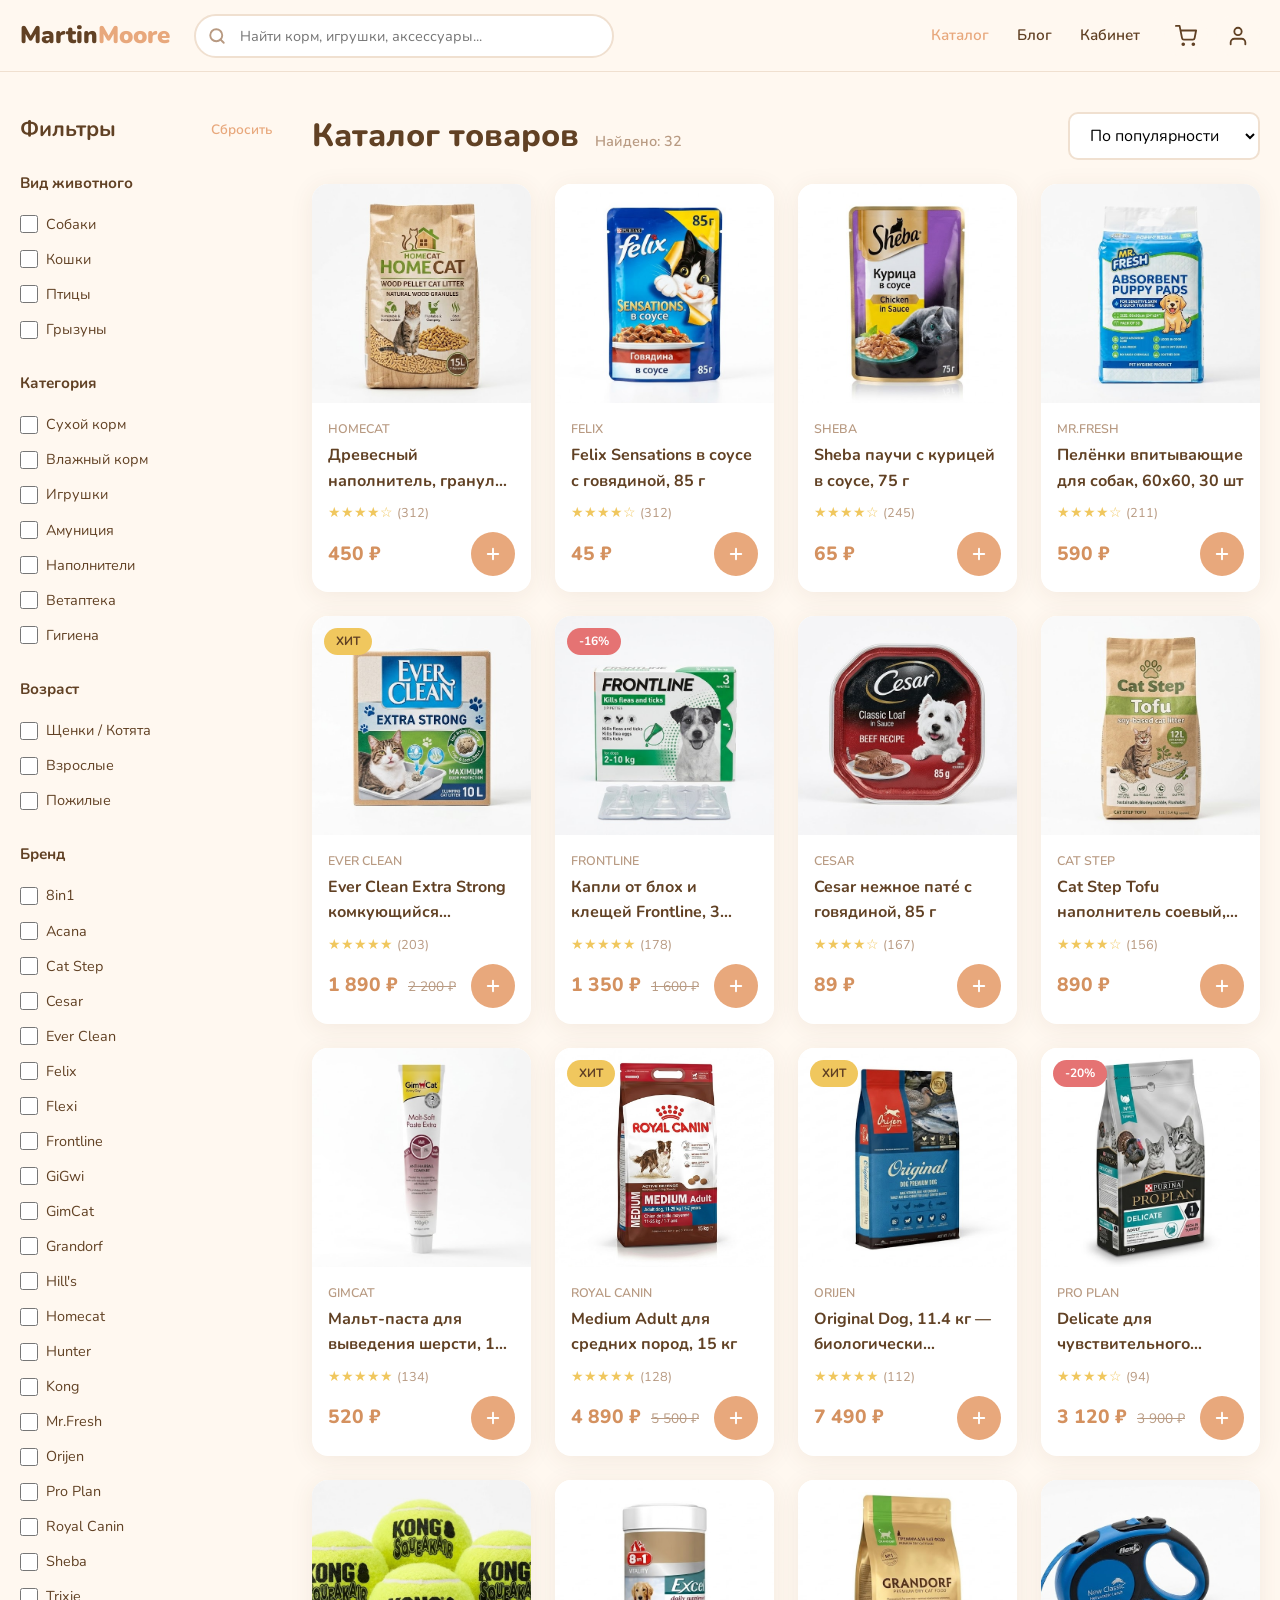
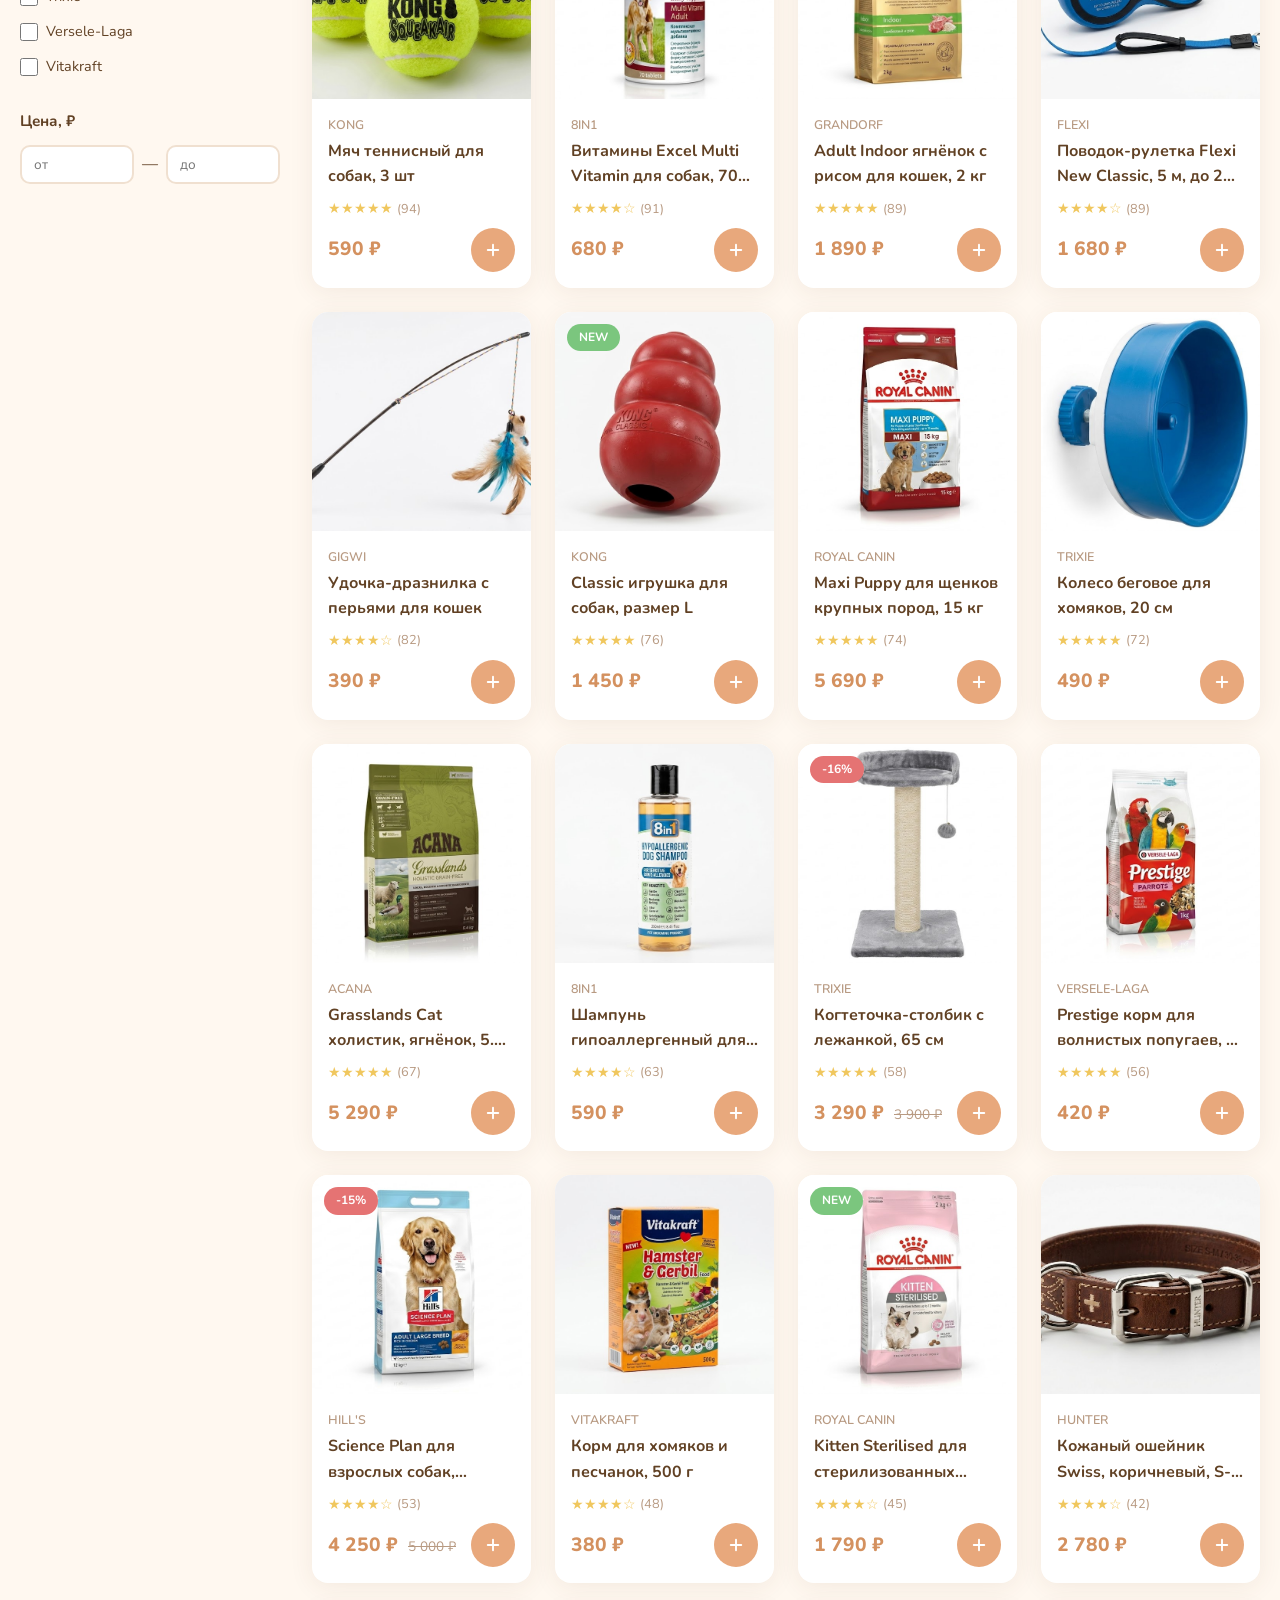
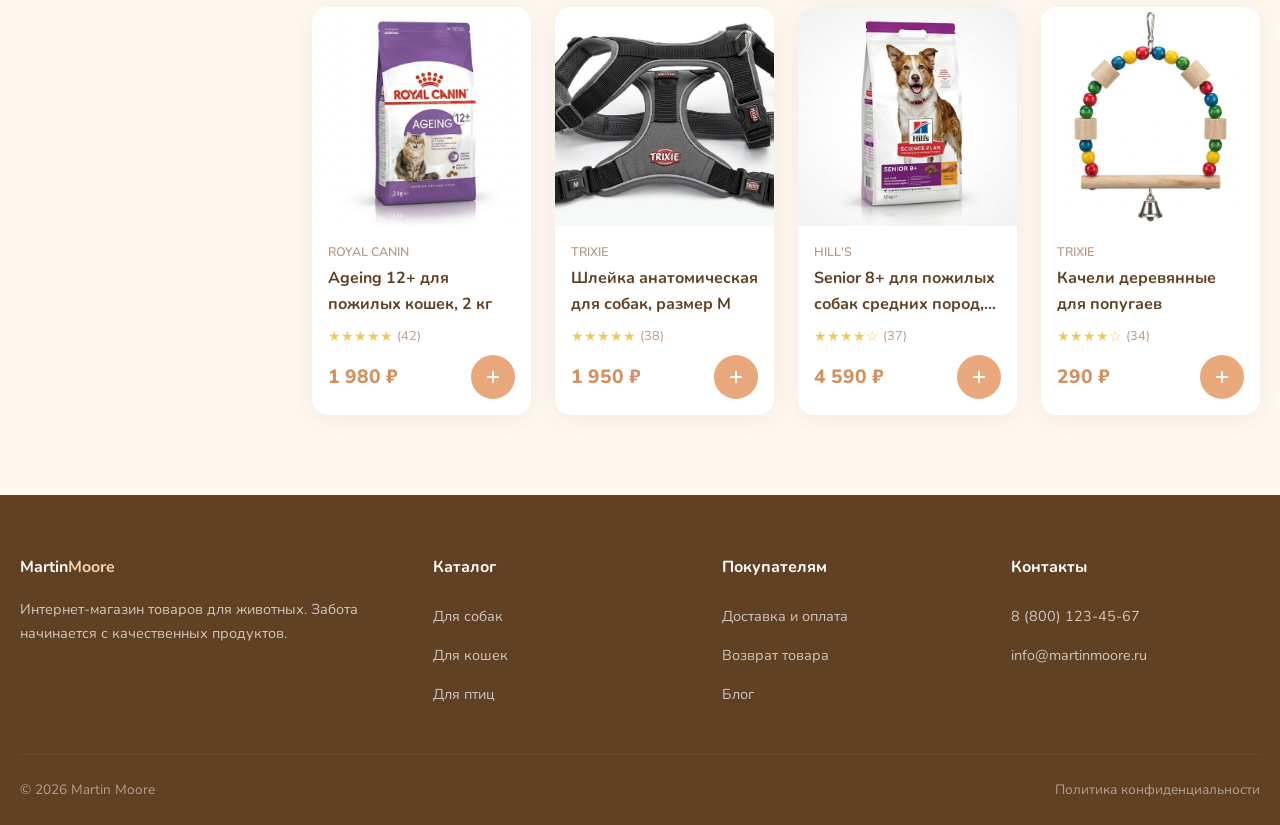
<file: catalog.html>
<!DOCTYPE html>
<html lang="ru">

<head>
    <meta charset="UTF-8">
    <meta name="viewport" content="width=device-width, initial-scale=1.0">
    <title>Каталог — Martin Moore</title>
    <meta name="description"
        content="Каталог товаров для животных: корма, игрушки, амуниция, ветаптека. Фильтры по виду, возрасту и категории.">
    <link rel="preconnect" href="https://fonts.googleapis.com">
    <link rel="preconnect" href="https://fonts.gstatic.com" crossorigin>
    <link rel="stylesheet" href="https://fonts.googleapis.com/css2?family=Nunito:wght@400;600;700;800;900&display=swap">
    <link rel="stylesheet" href="index.css?v=9">
    <link rel="icon"
        href="data:image/svg+xml,<svg xmlns='http://www.w3.org/2000/svg' viewBox='0 0 100 100'><text y='.9em' font-size='90'>🐾</text></svg>">
</head>

<body>

    <div class="preloader" id="preloader">
        <div class="preloader-content">
            <div class="preloader-logo">Martin<span>Moore</span></div>
            <div class="preloader-paw">🐾</div>
            <div class="preloader-bar"><div class="preloader-bar-fill"></div></div>
        </div>
    </div>

    <header class="header">
        <div class="container">
            <a href="index.html" class="logo">Martin<span>Moore</span></a>
            <div class="search-bar" id="searchBar">
                <svg width="18" height="18" viewBox="0 0 24 24" fill="none" stroke="currentColor" stroke-width="2.5"
                    stroke-linecap="round">
                    <circle cx="11" cy="11" r="8" />
                    <line x1="21" y1="21" x2="16.65" y2="16.65" />
                </svg>
                <input type="text" id="searchInput" placeholder="Найти корм, игрушки, аксессуары..." autocomplete="off">
                <div class="search-suggestions" id="searchSuggestions"></div>
            </div>
            <nav class="nav-links" id="navLinks">
                <a href="catalog.html" style="color:var(--accent)">Каталог</a>
                <a href="blog.html">Блог</a>
                <a href="account.html">Кабинет</a>
            </nav>
            <div class="nav-actions">
                <a href="cart.html" class="btn-icon" aria-label="Корзина">
                    <svg width="22" height="22" viewBox="0 0 24 24" fill="none" stroke="currentColor" stroke-width="2"
                        stroke-linecap="round" stroke-linejoin="round">
                        <circle cx="9" cy="21" r="1" />
                        <circle cx="20" cy="21" r="1" />
                        <path d="M1 1h4l2.68 13.39a2 2 0 002 1.61h9.72a2 2 0 002-1.61L23 6H6" />
                    </svg>
                    <span class="cart-count" id="cartCount">0</span>
                </a>
                <a href="account.html" class="btn-icon" aria-label="Аккаунт">
                    <svg width="22" height="22" viewBox="0 0 24 24" fill="none" stroke="currentColor" stroke-width="2"
                        stroke-linecap="round" stroke-linejoin="round">
                        <path d="M20 21v-2a4 4 0 00-4-4H8a4 4 0 00-4 4v2" />
                        <circle cx="12" cy="7" r="4" />
                    </svg>
                </a>
                <button class="burger" id="burger" aria-label="Меню" type="button"><span></span><span></span><span></span></button>
            </div>
        </div>
    </header>

    <main class="container">
        <div class="catalog-layout">
            <!-- FILTERS SIDEBAR -->
            <aside class="filters" id="filtersPanel">
                <div class="filters-header">
                    <h3>Фильтры</h3>
                    <button class="filters-reset" id="filtersReset">Сбросить</button>
                </div>

                <button class="filters-toggle" id="filtersToggle">
                    <svg width="18" height="18" viewBox="0 0 24 24" fill="none" stroke="currentColor" stroke-width="2.5" stroke-linecap="round">
                        <line x1="4" y1="6" x2="20" y2="6"/><line x1="4" y1="12" x2="14" y2="12"/><line x1="4" y1="18" x2="18" y2="18"/>
                        <circle cx="8" cy="6" r="2" fill="currentColor"/><circle cx="18" cy="12" r="2" fill="currentColor"/><circle cx="12" cy="18" r="2" fill="currentColor"/>
                    </svg>
                    Фильтры
                </button>

                <div class="filters-body" id="filtersBody">
                    <div class="filter-group">
                        <h4>Вид животного</h4>
                        <label><input type="checkbox" value="dogs" class="filter-animal"> Собаки</label>
                        <label><input type="checkbox" value="cats" class="filter-animal"> Кошки</label>
                        <label><input type="checkbox" value="birds" class="filter-animal"> Птицы</label>
                        <label><input type="checkbox" value="rodents" class="filter-animal"> Грызуны</label>
                    </div>

                    <div class="filter-group">
                        <h4>Категория</h4>
                        <label><input type="checkbox" value="dry-food" class="filter-category"> Сухой корм</label>
                        <label><input type="checkbox" value="wet-food" class="filter-category"> Влажный корм</label>
                        <label><input type="checkbox" value="toys" class="filter-category"> Игрушки</label>
                        <label><input type="checkbox" value="ammo" class="filter-category"> Амуниция</label>
                        <label><input type="checkbox" value="litter" class="filter-category"> Наполнители</label>
                        <label><input type="checkbox" value="pharmacy" class="filter-category"> Ветаптека</label>
                        <label><input type="checkbox" value="hygiene" class="filter-category"> Гигиена</label>
                    </div>

                    <div class="filter-group">
                        <h4>Возраст</h4>
                        <label><input type="checkbox" value="puppy" class="filter-age"> Щенки / Котята</label>
                        <label><input type="checkbox" value="adult" class="filter-age"> Взрослые</label>
                        <label><input type="checkbox" value="senior" class="filter-age"> Пожилые</label>
                    </div>

                    <div class="filter-group">
                        <h4>Бренд</h4>
                        <div id="brandFilters"></div>
                    </div>

                    <div class="filter-group">
                        <h4>Цена, &#8381;</h4>
                        <div class="price-range">
                            <input type="number" class="input input-sm" id="priceMin" placeholder="от" min="0">
                            <span>—</span>
                            <input type="number" class="input input-sm" id="priceMax" placeholder="до" min="0">
                        </div>
                    </div>
                </div>
            </aside>

            <!-- PRODUCTS -->
            <section class="catalog-main">
                <div class="catalog-header">
                    <div class="catalog-info">
                        <h2>Каталог товаров</h2>
                        <span class="catalog-count" id="catalogCount"></span>
                    </div>
                    <select id="sortSelect">
                        <option value="popular">По популярности</option>
                        <option value="price-asc">Сначала дешевле</option>
                        <option value="price-desc">Сначала дороже</option>
                        <option value="rating">По рейтингу</option>
                    </select>
                </div>
                <div class="products-grid" id="catalogGrid">
                    <div class="catalog-loading">Загрузка товаров...</div>
                </div>
                <div class="catalog-empty" id="catalogEmpty" style="display:none">
                    <div class="catalog-empty-icon">🔍</div>
                    <h3>Ничего не найдено</h3>
                    <p>Попробуйте изменить фильтры или сбросить все параметры</p>
                    <button class="btn btn-secondary btn-sm" id="emptyReset">Сбросить фильтры</button>
                </div>
            </section>
        </div>
    </main>

    <footer class="footer">
        <div class="container">
            <div class="footer-grid">
                <div class="footer-about">
                    <h4>Martin<span style="color:var(--accent-light)">Moore</span></h4>
                    <p>Интернет-магазин товаров для животных. Забота начинается с качественных продуктов.</p>
                </div>
                <div class="footer-links">
                    <h4>Каталог</h4><a href="catalog.html?animal=dogs">Для собак</a><a
                        href="catalog.html?animal=cats">Для кошек</a><a href="catalog.html?animal=birds">Для птиц</a>
                </div>
                <div class="footer-links">
                    <h4>Покупателям</h4><a href="javascript:void(0)" onclick="showToast('Страница в разработке')">Доставка и оплата</a><a href="javascript:void(0)" onclick="showToast('Страница в разработке')">Возврат товара</a><a
                        href="blog.html">Блог</a>
                </div>
                <div class="footer-links">
                    <h4>Контакты</h4><a href="tel:+78001234567">8 (800) 123-45-67</a><a
                        href="mailto:info@martinmoore.ru">info@martinmoore.ru</a>
                </div>
            </div>
            <div class="footer-bottom"><span>© 2026 Martin Moore</span><span>Политика конфиденциальности</span></div>
        </div>
    </footer>

    <button class="back-to-top" id="backToTop" aria-label="Наверх">↑</button>
    <div class="toast" id="toast"></div>
    <script src="app.js?v=9"></script>
    <script>
        let allProducts = [];

        async function getProducts() {
            try {
                const res = await fetch('products.json');
                if (!res.ok) throw new Error(res.status);
                return await res.json();
            } catch (e) {
                return new Promise((resolve, reject) => {
                    const script = document.createElement('script');
                    script.src = 'products-fallback.js';
                    script.onload = () => resolve(window.PRODUCTS_DATA || []);
                    script.onerror = () => reject(new Error('No fallback'));
                    document.head.appendChild(script);
                });
            }
        }

        function getBadgeHTML(product) {
            if (!product.badge) return '';
            const badges = {
                'hit': '<span class="badge badge-hit">Хит</span>',
                'new': '<span class="badge badge-new">New</span>',
                'sale': product.oldPrice ? `<span class="badge badge-sale">-${Math.round((1 - product.price / product.oldPrice) * 100)}%</span>` : ''
            };
            return badges[product.badge] || '';
        }

        function renderProducts(products) {
            const grid = document.getElementById('catalogGrid');
            const empty = document.getElementById('catalogEmpty');
            const countEl = document.getElementById('catalogCount');

            countEl.textContent = `Найдено: ${products.length}`;

            if (!products.length) {
                grid.style.display = 'none';
                empty.style.display = 'block';
                return;
            }

            grid.style.display = '';
            empty.style.display = 'none';

            grid.innerHTML = products.map(p => `
                <a href="product.html?id=${p.id}" class="product-card animate-in">
                    ${getBadgeHTML(p)}
                    <div class="product-card-img"><img src="${p.image}" alt="${p.brand} ${p.name}" loading="lazy"></div>
                    <div class="product-card-body">
                        <div class="product-card-brand">${p.brand}</div>
                        <div class="product-card-title">${p.name}</div>
                        <div class="product-card-rating">
                            <span class="stars">${'★'.repeat(p.rating)}${'☆'.repeat(5 - p.rating)}</span>
                            <span class="count">(${p.reviewCount})</span>
                        </div>
                        <div class="product-card-footer">
                            <div>
                                <span class="product-card-price">${p.price.toLocaleString('ru-RU')} &#8381;</span>
                                ${p.oldPrice ? `<span class="product-card-old-price">${p.oldPrice.toLocaleString('ru-RU')} &#8381;</span>` : ''}
                            </div>
                            <button class="add-to-cart" data-id="${p.id}" data-name="${p.brand} ${p.name}" data-price="${p.price}" data-image="${p.image}" aria-label="В корзину">
                                <svg width="18" height="18" viewBox="0 0 24 24" fill="none" stroke="currentColor" stroke-width="2.5" stroke-linecap="round">
                                    <line x1="12" y1="5" x2="12" y2="19" /><line x1="5" y1="12" x2="19" y2="12" />
                                </svg>
                            </button>
                        </div>
                    </div>
                </a>
            `).join('');

            initAddToCartButtons();
            initAnimations();
        }

        function getActiveFilters() {
            return {
                animal: [...document.querySelectorAll('.filter-animal:checked')].map(c => c.value),
                category: [...document.querySelectorAll('.filter-category:checked')].map(c => c.value),
                age: [...document.querySelectorAll('.filter-age:checked')].map(c => c.value),
                brand: [...document.querySelectorAll('.filter-brand:checked')].map(c => c.value),
                priceMin: parseInt(document.getElementById('priceMin').value) || 0,
                priceMax: parseInt(document.getElementById('priceMax').value) || Infinity,
                sort: document.getElementById('sortSelect').value
            };
        }

        function applyFilters() {
            const f = getActiveFilters();

            let filtered = allProducts.filter(p => {
                if (f.animal.length && !f.animal.includes(p.animal)) return false;
                if (f.category.length && !f.category.includes(p.category)) return false;
                if (f.age.length && !f.age.includes(p.age) && p.age !== 'all') return false;
                if (f.brand.length && !f.brand.includes(p.brand)) return false;
                if (p.price < f.priceMin) return false;
                if (p.price > f.priceMax) return false;
                return true;
            });

            if (f.sort === 'price-asc') filtered.sort((a, b) => a.price - b.price);
            else if (f.sort === 'price-desc') filtered.sort((a, b) => b.price - a.price);
            else if (f.sort === 'rating') filtered.sort((a, b) => b.rating - a.rating || b.reviewCount - a.reviewCount);
            else filtered.sort((a, b) => b.reviewCount - a.reviewCount);

            renderProducts(filtered);
        }

        function resetFilters() {
            document.querySelectorAll('.filters input[type="checkbox"]').forEach(c => c.checked = false);
            document.getElementById('priceMin').value = '';
            document.getElementById('priceMax').value = '';
            document.getElementById('sortSelect').value = 'popular';
            applyFilters();
        }

        function buildBrandFilters(products) {
            const brands = [...new Set(products.map(p => p.brand))].sort();
            document.getElementById('brandFilters').innerHTML = brands.map(b =>
                `<label><input type="checkbox" value="${b}" class="filter-brand"> ${b}</label>`
            ).join('');
        }

        async function initCatalog() {
            try {
                allProducts = await getProducts();
            } catch (e) {
                document.getElementById('catalogGrid').innerHTML = '<p style="text-align:center;color:var(--text-muted);padding:40px 0">Ошибка загрузки товаров. Откройте через <strong>http://localhost:8090</strong></p>';
                return;
            }

            buildBrandFilters(allProducts);

            // Bind filter events
            document.querySelectorAll('.filters input[type="checkbox"]').forEach(c =>
                c.addEventListener('change', applyFilters)
            );
            document.getElementById('priceMin').addEventListener('input', applyFilters);
            document.getElementById('priceMax').addEventListener('input', applyFilters);
            document.getElementById('sortSelect').addEventListener('change', applyFilters);
            document.getElementById('filtersReset').addEventListener('click', resetFilters);
            document.getElementById('emptyReset').addEventListener('click', resetFilters);

            // Mobile filter toggle
            const toggle = document.getElementById('filtersToggle');
            const body = document.getElementById('filtersBody');
            toggle.addEventListener('click', () => {
                body.classList.toggle('open');
                toggle.classList.toggle('active');
            });

            // Apply URL params
            const params = new URLSearchParams(window.location.search);
            const animalParam = params.get('animal');
            const categoryParam = params.get('category');
            if (animalParam) {
                const chk = document.querySelector(`.filter-animal[value="${animalParam}"]`);
                if (chk) chk.checked = true;
            }
            if (categoryParam) {
                const chk = document.querySelector(`.filter-category[value="${categoryParam}"]`);
                if (chk) chk.checked = true;
            }

            applyFilters();
        }

        document.addEventListener('DOMContentLoaded', initCatalog);
    </script>
</body>

</html>
</file>
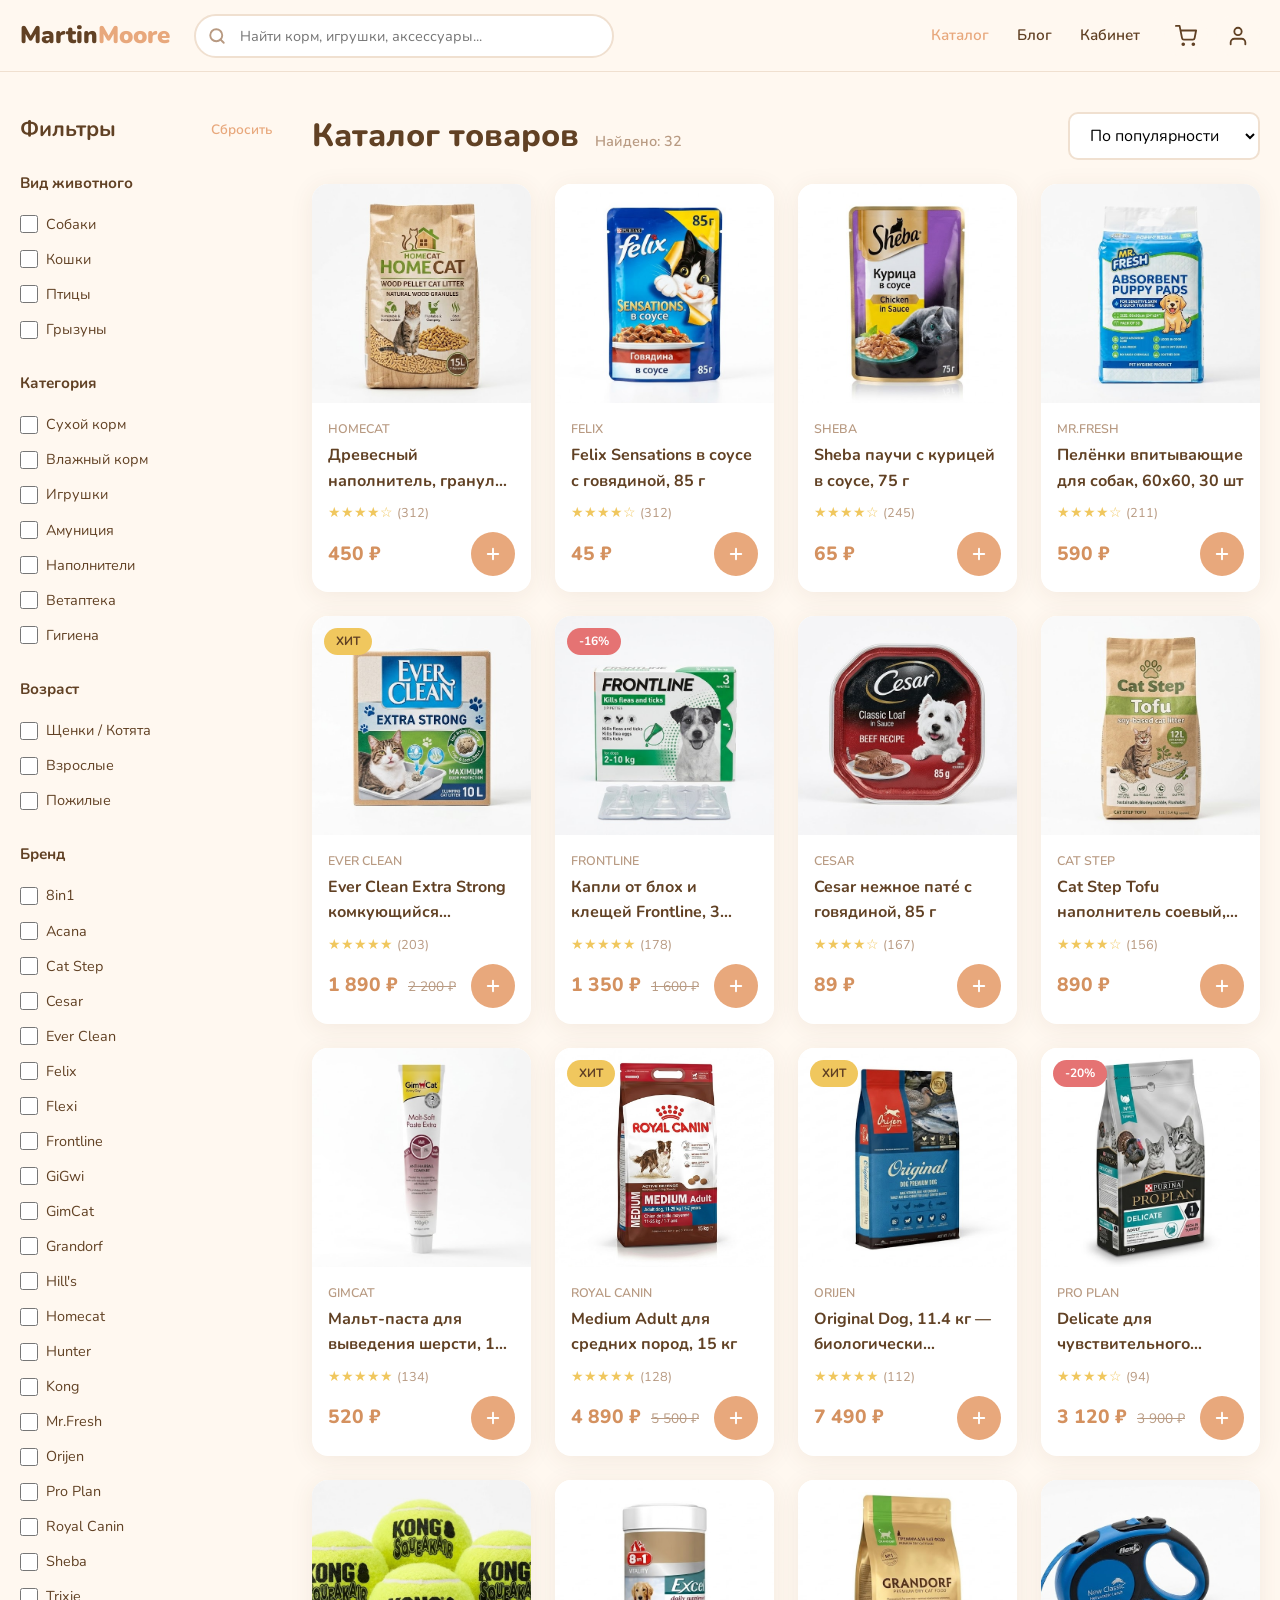
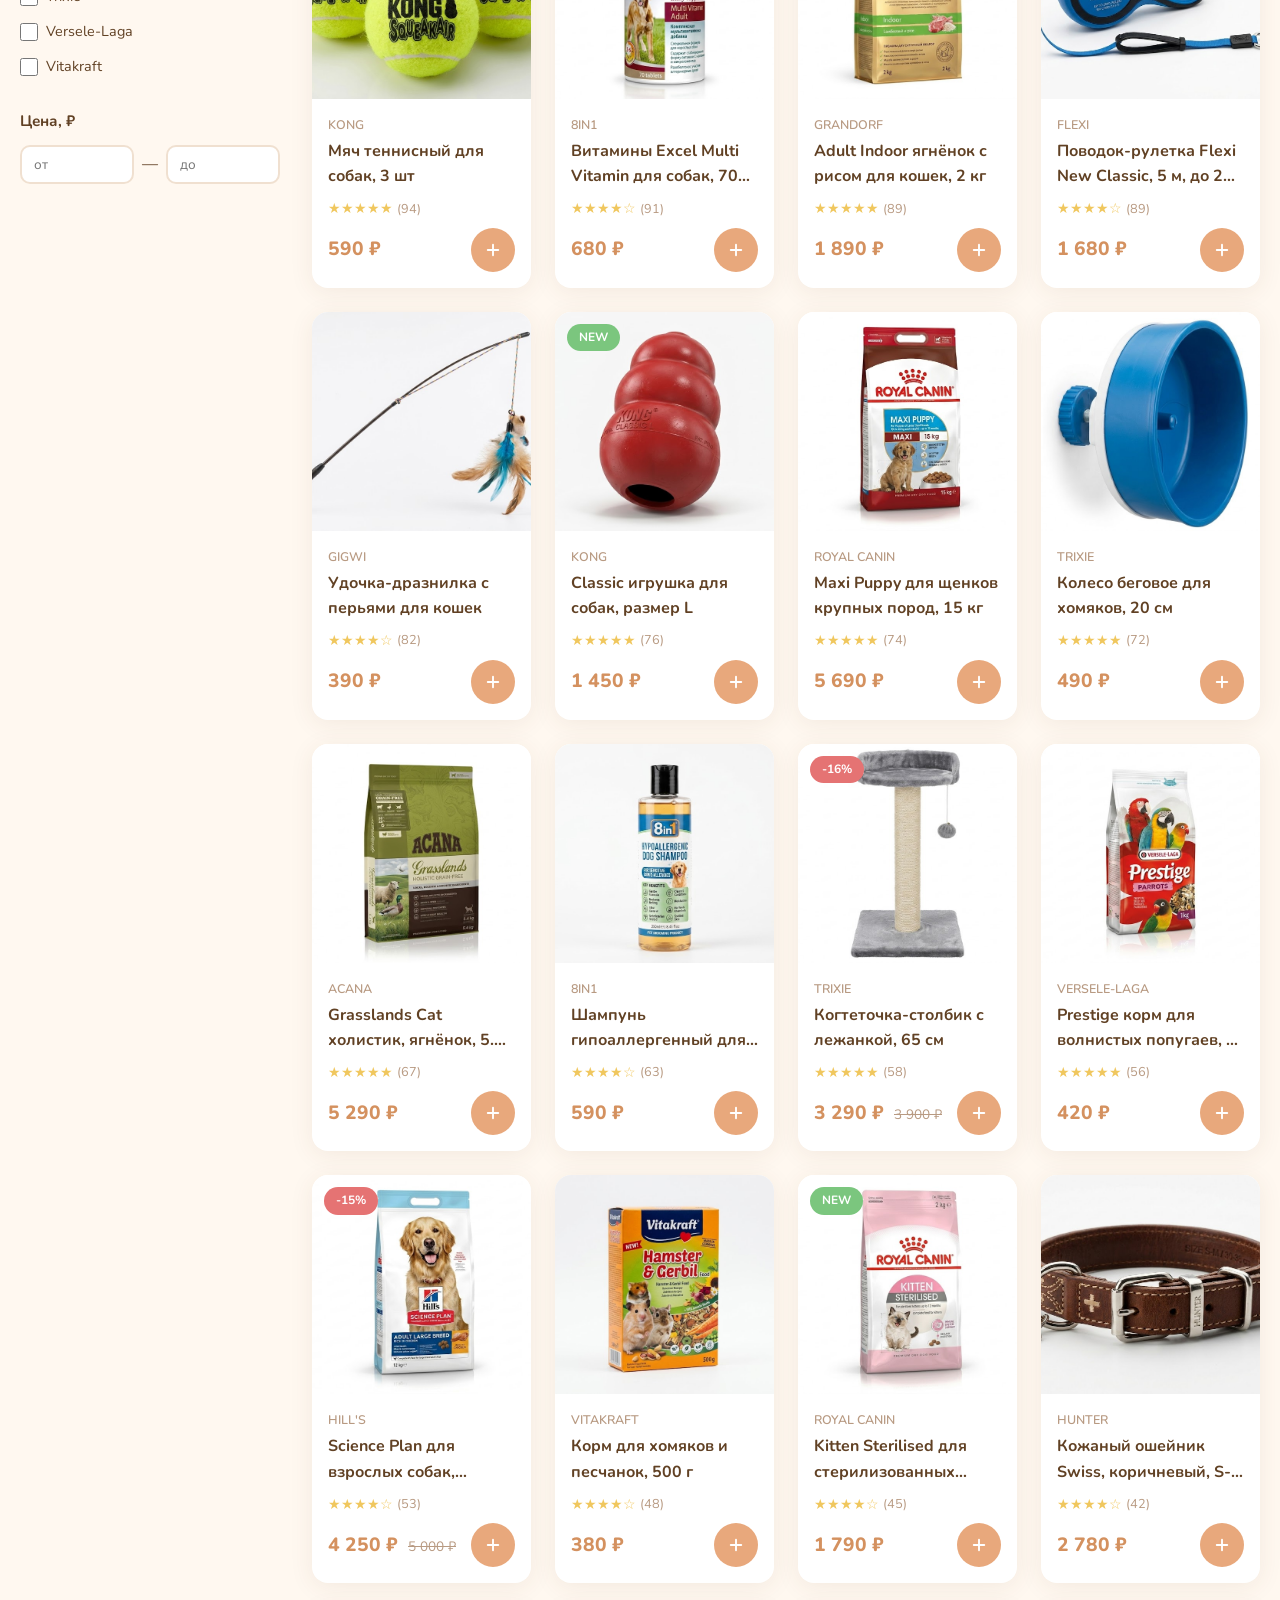
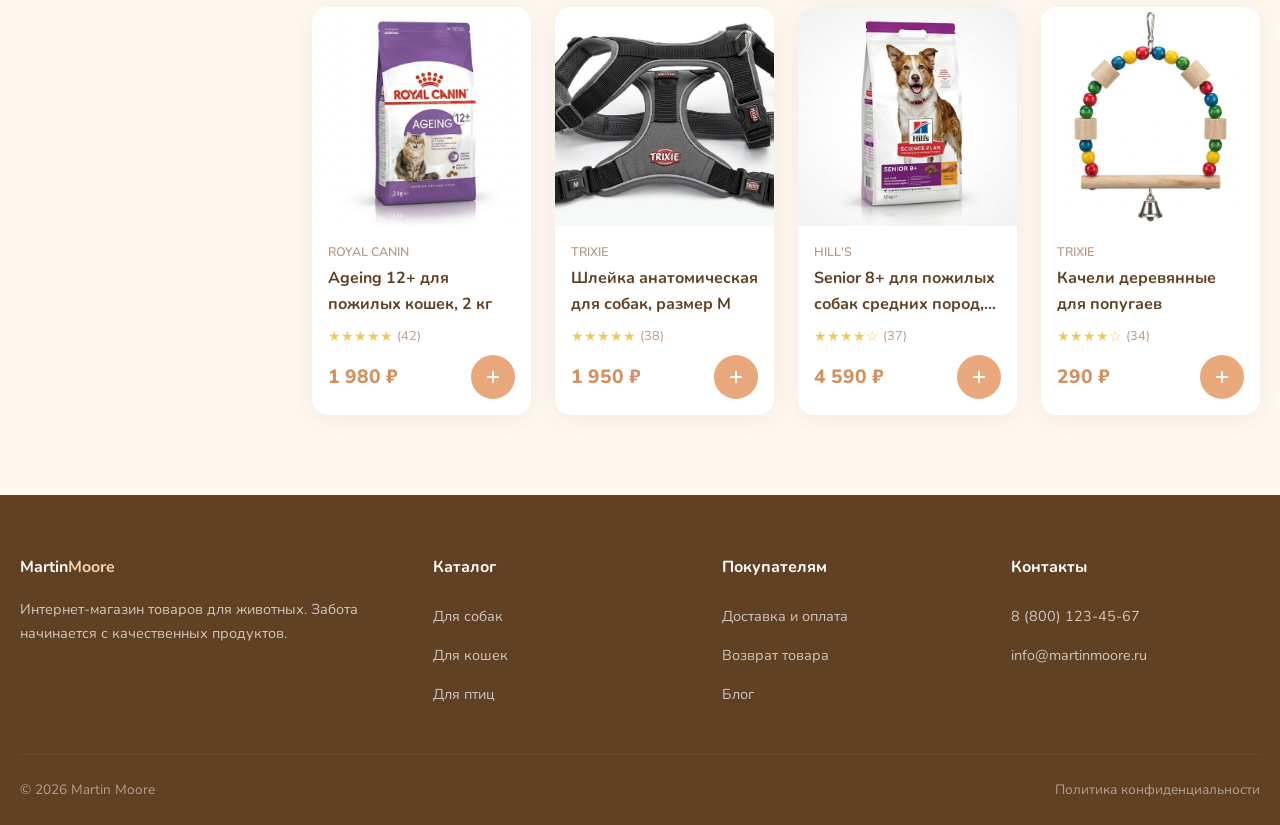
<file: product.html>
<!DOCTYPE html>
<html lang="ru">

<head>
    <meta charset="UTF-8">
    <meta name="viewport" content="width=device-width, initial-scale=1.0">
    <title>Товар — Martin Moore</title>
    <meta name="description" id="metaDesc" content="Товар для животных — подробное описание, состав, отзывы. Martin Moore.">
    <link rel="preconnect" href="https://fonts.googleapis.com">
    <link rel="preconnect" href="https://fonts.gstatic.com" crossorigin>
    <link rel="stylesheet" href="https://fonts.googleapis.com/css2?family=Nunito:wght@400;600;700;800;900&display=swap">
    <link rel="stylesheet" href="index.css?v=9">
    <link rel="icon"
        href="data:image/svg+xml,<svg xmlns='http://www.w3.org/2000/svg' viewBox='0 0 100 100'><text y='.9em' font-size='90'>🐾</text></svg>">
</head>

<body>

    <div class="preloader" id="preloader">
        <div class="preloader-content">
            <div class="preloader-logo">Martin<span>Moore</span></div>
            <div class="preloader-paw">🐾</div>
            <div class="preloader-bar"><div class="preloader-bar-fill"></div></div>
        </div>
    </div>

    <header class="header">
        <div class="container">
            <a href="index.html" class="logo">Martin<span>Moore</span></a>
            <div class="search-bar" id="searchBar">
                <svg width="18" height="18" viewBox="0 0 24 24" fill="none" stroke="currentColor" stroke-width="2.5"
                    stroke-linecap="round">
                    <circle cx="11" cy="11" r="8" />
                    <line x1="21" y1="21" x2="16.65" y2="16.65" />
                </svg>
                <input type="text" id="searchInput" placeholder="Найти корм, игрушки, аксессуары..." autocomplete="off">
                <div class="search-suggestions" id="searchSuggestions"></div>
            </div>
            <nav class="nav-links" id="navLinks">
                <a href="catalog.html">Каталог</a>
                <a href="blog.html">Блог</a>
                <a href="account.html">Кабинет</a>
            </nav>
            <div class="nav-actions">
                <a href="cart.html" class="btn-icon" aria-label="Корзина">
                    <svg width="22" height="22" viewBox="0 0 24 24" fill="none" stroke="currentColor" stroke-width="2"
                        stroke-linecap="round" stroke-linejoin="round">
                        <circle cx="9" cy="21" r="1" />
                        <circle cx="20" cy="21" r="1" />
                        <path d="M1 1h4l2.68 13.39a2 2 0 002 1.61h9.72a2 2 0 002-1.61L23 6H6" />
                    </svg>
                    <span class="cart-count" id="cartCount">0</span>
                </a>
                <a href="account.html" class="btn-icon" aria-label="Аккаунт">
                    <svg width="22" height="22" viewBox="0 0 24 24" fill="none" stroke="currentColor" stroke-width="2"
                        stroke-linecap="round" stroke-linejoin="round">
                        <path d="M20 21v-2a4 4 0 00-4-4H8a4 4 0 00-4 4v2" />
                        <circle cx="12" cy="7" r="4" />
                    </svg>
                </a>
                <button class="burger" id="burger" aria-label="Меню" type="button"><span></span><span></span><span></span></button>
            </div>
        </div>
    </header>

    <main class="container product-page" id="productPage">
        <a href="catalog.html" class="article-back">← Назад в каталог</a>
        <div id="productContent">
            <div style="text-align:center;padding:60px 0;color:var(--text-muted)">Загрузка товара...</div>
        </div>
    </main>

    <footer class="footer">
        <div class="container">
            <div class="footer-grid">
                <div class="footer-about">
                    <h4>Martin<span style="color:var(--accent-light)">Moore</span></h4>
                    <p>Забота начинается с качественных продуктов.</p>
                </div>
                <div class="footer-links">
                    <h4>Каталог</h4><a href="catalog.html?animal=dogs">Для собак</a><a
                        href="catalog.html?animal=cats">Для кошек</a>
                </div>
                <div class="footer-links">
                    <h4>Покупателям</h4><a href="javascript:void(0)" onclick="showToast('Страница в разработке')">Доставка</a><a href="blog.html">Блог</a>
                </div>
                <div class="footer-links">
                    <h4>Контакты</h4><a href="tel:+78001234567">8 (800) 123-45-67</a>
                </div>
            </div>
            <div class="footer-bottom"><span>© 2026 Martin Moore</span><span>Политика конфиденциальности</span></div>
        </div>
    </footer>

    <button class="back-to-top" id="backToTop" aria-label="Наверх">↑</button>
    <div class="toast" id="toast"></div>
    <script src="app.js?v=9"></script>
    <script>
        let currentProduct = null;
        let allProductsData = [];

        async function getProducts() {
            try {
                const res = await fetch('products.json');
                if (!res.ok) throw new Error(res.status);
                return await res.json();
            } catch (e) {
                return new Promise((resolve, reject) => {
                    const script = document.createElement('script');
                    script.src = 'products-fallback.js';
                    script.onload = () => resolve(window.PRODUCTS_DATA || []);
                    script.onerror = () => reject(new Error('No fallback'));
                    document.head.appendChild(script);
                });
            }
        }

        async function loadProduct() {
            const params = new URLSearchParams(window.location.search);
            const id = params.get('id');
            if (!id) { window.location.href = 'catalog.html'; return; }

            try {
                allProductsData = await getProducts();
                currentProduct = allProductsData.find(p => p.id === id);

                if (!currentProduct) { window.location.href = 'catalog.html'; return; }

                const p = currentProduct;
                document.title = `${p.brand} ${p.name} — Martin Moore`;
                const metaDesc = document.getElementById('metaDesc');
                if (metaDesc) metaDesc.content = p.description;

                // Gallery
                const thumbsHTML = p.images.map((img, i) => `
                    <img src="${img.replace('w=800', 'w=200')}" alt="Вид ${i + 1}" class="${i === 0 ? 'active' : ''}" onclick="changeImage(this, '${img}')">
                `).join('');

                // Features
                const featuresHTML = p.features ? p.features.map(f => `<li>${f}</li>`).join('') : '';

                // Nutrition table
                const nutritionHTML = p.nutrition ? p.nutrition.map(n => `
                    <tr><td><strong>${n.name}</strong></td><td>${n.value}</td><td>${n.norm}</td></tr>
                `).join('') : '';

                // Reviews
                const reviewsHTML = p.reviews ? p.reviews.map(r => `
                    <div class="review">
                        <div class="review-avatar">${r.initials}</div>
                        <div style="flex:1">
                            <div class="review-header">
                                <span class="review-name">${r.name}</span>
                                <span class="review-date">${r.date}</span>
                            </div>
                            <div class="product-card-rating"><span class="stars">${'★'.repeat(r.rating)}${'☆'.repeat(5 - r.rating)}</span></div>
                            <p>${r.text}</p>
                        </div>
                    </div>
                `).join('') : '<p style="color:var(--text-muted)">Пока нет отзывов</p>';

                // Badge
                let badgeHTML = '';
                if (p.oldPrice) {
                    const discount = Math.round((1 - p.price / p.oldPrice) * 100);
                    badgeHTML = `<span class="badge badge-sale">-${discount}%</span>`;
                }

                document.getElementById('productContent').innerHTML = `
                    <div class="product-layout">
                        <div class="gallery">
                            <div class="gallery-main"><img src="${p.images[0]}" alt="${p.brand} ${p.name}" id="mainImage"></div>
                            <div class="gallery-thumbs">${thumbsHTML}</div>
                        </div>
                        <div class="product-info">
                            <div class="brand">${p.brand}</div>
                            <h1>${p.name}</h1>
                            <div class="product-card-rating" style="margin:12px 0">
                                <span class="stars">${'★'.repeat(p.rating)}${'☆'.repeat(5 - p.rating)}</span>
                                <span class="count">(${p.reviewCount} отзывов)</span>
                            </div>
                            <div class="price-row">
                                <span class="price">${p.price.toLocaleString('ru-RU')} &#8381;</span>
                                ${p.oldPrice ? `<span class="old-price">${p.oldPrice.toLocaleString('ru-RU')} &#8381;</span>` : ''}
                                ${badgeHTML}
                            </div>
                            <div class="product-actions">
                                <div class="quantity">
                                    <button onclick="changeQty(-1)">−</button>
                                    <span id="qty">1</span>
                                    <button onclick="changeQty(1)">+</button>
                                </div>
                                <button class="btn btn-primary" onclick="addProductToCart()">
                                    <svg width="18" height="18" viewBox="0 0 24 24" fill="none" stroke="currentColor" stroke-width="2.5" stroke-linecap="round">
                                        <circle cx="9" cy="21" r="1"/><circle cx="20" cy="21" r="1"/>
                                        <path d="M1 1h4l2.68 13.39a2 2 0 002 1.61h9.72a2 2 0 002-1.61L23 6H6"/>
                                    </svg>
                                    В корзину
                                </button>
                            </div>
                            <div class="subscribe-box">
                                <input type="checkbox" id="autoDelivery">
                                <label for="autoDelivery">
                                    <strong>Подписаться на автодоставку</strong><br>
                                    <span style="font-size:.82rem;color:var(--text-muted)">Доставка каждые 30 дней со скидкой 5%</span>
                                </label>
                            </div>
                            <div style="background:var(--bg);border-radius:var(--radius-sm);padding:16px 20px;display:flex;gap:24px;flex-wrap:wrap;font-size:.9rem">
                                <div>🚚 <strong>Доставка</strong><br><span style="color:var(--text-muted)">от 1–2 дней</span></div>
                                <div>📦 <strong>Самовывоз</strong><br><span style="color:var(--text-muted)">ПВЗ на карте</span></div>
                                <div>💳 <strong>Оплата</strong><br><span style="color:var(--text-muted)">Карта / СБП</span></div>
                            </div>
                        </div>
                    </div>

                    <div class="tabs">
                        <div class="tab-nav">
                            <button class="active" onclick="switchTab('desc', this)">Описание</button>
                            ${nutritionHTML ? '<button onclick="switchTab(\'nutrition\', this)">Состав и БЖУ</button>' : ''}
                            <button onclick="switchTab('reviews', this)">Отзывы (${p.reviewCount})</button>
                        </div>
                        <div class="tab-content active" id="tab-desc">
                            <h3>Описание</h3>
                            <p style="margin-top:12px;line-height:1.8">${p.description}</p>
                            ${featuresHTML ? `<ul style="margin-top:16px;padding-left:20px;list-style:disc;line-height:2">${featuresHTML}</ul>` : ''}
                        </div>
                        ${nutritionHTML ? `
                        <div class="tab-content" id="tab-nutrition">
                            <h3>Состав и пищевая ценность</h3>
                            ${p.composition ? `<p style="margin:12px 0;color:var(--text-light)">${p.composition}</p>` : ''}
                            <div class="nutrition-table-wrap" style="margin-top:20px">
                            <table class="nutrition-table">
                                <thead><tr><th>Нутриент</th><th>Содержание</th><th>Уровень</th></tr></thead>
                                <tbody>${nutritionHTML}</tbody>
                            </table>
                            </div>
                        </div>` : ''}
                        <div class="tab-content" id="tab-reviews">
                            <h3 style="margin-bottom:24px">Отзывы покупателей</h3>
                            ${reviewsHTML}
                        </div>
                    </div>

                    <section style="margin-top:60px" id="similarSection">
                        <h2 class="section-title">Похожие <span>товары</span></h2>
                        <div class="products-grid" id="similarGrid"></div>
                    </section>
                `;

                // Similar products
                const similar = allProductsData
                    .filter(s => s.id !== p.id && (s.animal === p.animal || s.category === p.category))
                    .slice(0, 4);

                document.getElementById('similarGrid').innerHTML = similar.map(s => `
                    <a href="product.html?id=${s.id}" class="product-card animate-in">
                        <div class="product-card-img"><img src="${s.image}" alt="${s.brand} ${s.name}" loading="lazy"></div>
                        <div class="product-card-body">
                            <div class="product-card-brand">${s.brand}</div>
                            <div class="product-card-title">${s.name}</div>
                            <div class="product-card-rating"><span class="stars">${'★'.repeat(s.rating)}${'☆'.repeat(5 - s.rating)}</span><span class="count">(${s.reviewCount})</span></div>
                            <div class="product-card-footer">
                                <div><span class="product-card-price">${s.price.toLocaleString('ru-RU')} &#8381;</span></div>
                                <button class="add-to-cart" data-id="${s.id}" data-name="${s.brand} ${s.name}" data-price="${s.price}" data-image="${s.image}" aria-label="В корзину">
                                    <svg width="18" height="18" viewBox="0 0 24 24" fill="none" stroke="currentColor" stroke-width="2.5" stroke-linecap="round">
                                        <line x1="12" y1="5" x2="12" y2="19"/><line x1="5" y1="12" x2="19" y2="12"/>
                                    </svg>
                                </button>
                            </div>
                        </div>
                    </a>
                `).join('');

                initAddToCartButtons();
                initAnimations();

            } catch (e) {
                document.getElementById('productContent').innerHTML = '<p style="text-align:center;padding:60px 0;color:var(--text-muted)">Ошибка загрузки товара.</p>';
            }
        }

        function changeImage(thumb, src) {
            document.getElementById('mainImage').src = src;
            document.querySelectorAll('.gallery-thumbs img').forEach(t => t.classList.remove('active'));
            thumb.classList.add('active');
        }

        function changeQty(d) {
            const el = document.getElementById('qty');
            let v = parseInt(el.textContent) + d;
            if (v < 1) v = 1;
            if (v > 99) v = 99;
            el.textContent = v;
        }

        function addProductToCart() {
            if (!currentProduct) return;
            const qty = parseInt(document.getElementById('qty').textContent);
            for (let i = 0; i < qty; i++) {
                addToCart({ id: currentProduct.id, name: currentProduct.brand + ' ' + currentProduct.name, price: currentProduct.price, image: currentProduct.image });
            }
        }

        function switchTab(id, btn) {
            document.querySelectorAll('.tab-content').forEach(t => t.classList.remove('active'));
            document.querySelectorAll('.tab-nav button').forEach(b => b.classList.remove('active'));
            document.getElementById('tab-' + id).classList.add('active');
            btn.classList.add('active');
        }

        document.addEventListener('DOMContentLoaded', loadProduct);
    </script>
</body>

</html>
</file>
<file: index.css>
:root {
  color-scheme: only light;
  --bg: #FFF8F0;
  --bg-card: #FFFFFF;
  --accent: #E8A87C;
  --accent-dark: #D4915F;
  --accent-light: #F5D0A9;
  --text: #614124;
  --text-light: #8B6F5A;
  --text-muted: #B89A82;
  --green: #7BC67E;
  --green-dark: #5AAF5E;
  --red: #E57373;
  --gold: #F0C75E;
  --border: #F0E0D0;
  --shadow: 0 4px 24px rgba(97, 65, 36, .08);
  --shadow-lg: 0 12px 40px rgba(97, 65, 36, .12);
  --radius: 16px;
  --radius-sm: 10px;
  --radius-full: 999px;
  --font: 'Nunito', sans-serif;
  --max-w: 1280px;
  --nav-h: 72px;
  --transition: .3s cubic-bezier(.4, 0, .2, 1);
}

/* ===== PRELOADER ===== */
.preloader {
  position: fixed;
  inset: 0;
  background: var(--bg);
  z-index: 99999;
  display: flex;
  align-items: center;
  justify-content: center;
  transition: opacity 0.5s ease, visibility 0.5s ease;
}
.preloader.hidden {
  opacity: 0;
  visibility: hidden;
}
.preloader-content {
  text-align: center;
}
.preloader-logo {
  font-family: var(--font);
  font-size: 2.5rem;
  font-weight: 900;
  color: var(--text);
  margin-bottom: 1rem;
}
.preloader-logo span {
  color: var(--accent);
}
.preloader-paw {
  font-size: 2.5rem;
  margin-bottom: 1.5rem;
  animation: preloaderBounce 1s ease-in-out infinite;
}
.preloader-bar {
  width: min(180px, 60vw);
  height: 4px;
  background: var(--border);
  border-radius: 4px;
  overflow: hidden;
  margin: 0 auto;
}
.preloader-bar-fill {
  width: 0%;
  height: 100%;
  background: var(--accent);
  border-radius: 4px;
  animation: preloaderFill 1.6s ease-in-out forwards;
}
@keyframes preloaderBounce {
  0%, 100% { transform: translateY(0); }
  50% { transform: translateY(-12px); }
}
@keyframes preloaderFill {
  0% { width: 0%; }
  50% { width: 65%; }
  100% { width: 100%; }
}

*,
*::before,
*::after {
  box-sizing: border-box;
  margin: 0;
  padding: 0;
}

html {
  scroll-behavior: smooth;
  font-size: 16px;
}

body {
  font-family: var(--font);
  background: var(--bg);
  color: var(--text);
  line-height: 1.6;
  -webkit-font-smoothing: antialiased;
}

a {
  color: inherit;
  text-decoration: none;
}

img {
  max-width: 100%;
  display: block;
}

ul,
ol {
  list-style: none;
}

button,
input,
select,
textarea {
  font-family: inherit;
  font-size: inherit;
  border: none;
}

:focus-visible {
  outline: 2px solid var(--accent);
  outline-offset: 2px;
}

.skip-link {
  position: absolute;
  top: -100%;
  left: 16px;
  background: var(--accent);
  color: #fff;
  padding: 12px 24px;
  border-radius: var(--radius-sm);
  font-weight: 700;
  z-index: 100000;
  transition: top .2s;
}
.skip-link:focus {
  top: 12px;
}

button {
  cursor: pointer;
}

.container {
  max-width: var(--max-w);
  margin: 0 auto;
  padding: 0 20px;
}

/* ===== TYPOGRAPHY ===== */
h1 {
  font-size: 2.5rem;
  font-weight: 900;
  line-height: 1.15;
}

h2 {
  font-size: 2rem;
  font-weight: 800;
  line-height: 1.2;
}

h3 {
  font-size: 1.35rem;
  font-weight: 700;
}

h4 {
  font-size: 1.1rem;
  font-weight: 700;
}

.section-title {
  text-align: center;
  margin-bottom: 40px;
}

.section-title span {
  color: var(--accent);
}

/* ===== BUTTONS ===== */
.btn {
  display: inline-flex;
  align-items: center;
  justify-content: center;
  gap: 8px;
  padding: 14px 32px;
  border-radius: var(--radius-full);
  font-weight: 700;
  transition: var(--transition);
  font-size: .95rem;
}

.btn-primary {
  background: var(--accent);
  color: #fff;
  border: 2px solid var(--accent);
}

.btn-primary:hover {
  background: var(--accent-dark);
  border-color: var(--accent-dark);
  transform: translateY(-3px);
  box-shadow: 0 10px 20px rgba(232, 168, 124, 0.3);
}

.btn-secondary {
  background: rgba(255, 255, 255, 0.1);
  color: var(--accent);
  border: 2px solid var(--accent);
  backdrop-filter: blur(4px);
}

.btn-secondary:hover {
  background: var(--accent);
  color: #fff;
  transform: translateY(-3px);
  box-shadow: 0 10px 20px rgba(232, 168, 124, 0.2);
}

.btn-green {
  background: var(--green);
  color: #fff;
}

.btn-green:hover {
  background: var(--green-dark);
  transform: translateY(-2px);
}

.btn-sm {
  padding: 12px 20px;
  font-size: .85rem;
  min-height: 44px;
}

.btn-icon {
  width: 44px;
  height: 44px;
  padding: 0;
  border-radius: 50%;
  background: var(--bg);
  color: var(--text);
  display: flex;
  align-items: center;
  justify-content: center;
}

.btn-icon:hover {
  background: var(--accent-light);
}

/* ===== BADGE ===== */
.badge {
  display: inline-block;
  padding: 4px 12px;
  border-radius: var(--radius-full);
  font-size: .75rem;
  font-weight: 700;
  text-transform: uppercase;
}

.badge-sale {
  background: var(--red);
  color: #fff;
}

.badge-new {
  background: var(--green);
  color: #fff;
}

.badge-hit {
  background: var(--gold);
  color: var(--text);
}

/* ===== INPUTS ===== */
.input {
  width: 100%;
  padding: 14px 20px;
  border-radius: var(--radius-sm);
  border: 2px solid var(--border);
  background: #fff;
  transition: var(--transition);
}

.input:focus {
  border-color: var(--accent);
}

.input-icon-wrap {
  position: relative;
}

.input-icon-wrap .input {
  padding-left: 48px;
}

.input-icon-wrap svg {
  position: absolute;
  left: 16px;
  top: 50%;
  transform: translateY(-50%);
  color: var(--text-muted);
}

/* ===== HEADER / NAV ===== */
.header {
  position: sticky;
  top: 0;
  z-index: 100;
  background: rgba(255, 248, 240, .92);
  backdrop-filter: blur(16px);
  border-bottom: 1px solid var(--border);
  height: var(--nav-h);
}

.header .container {
  display: flex;
  align-items: center;
  height: 100%;
  gap: 24px;
}

.logo {
  font-size: 1.5rem;
  font-weight: 900;
  white-space: nowrap;
}

.logo span {
  color: var(--accent);
}

.nav-links {
  display: flex;
  gap: 28px;
  margin-left: auto;
}

.nav-links a {
  font-weight: 600;
  font-size: .95rem;
  position: relative;
  transition: var(--transition);
}

.nav-links a:hover {
  color: var(--accent);
}

.nav-links a::after {
  content: '';
  position: absolute;
  bottom: -4px;
  left: 0;
  width: 0;
  height: 2px;
  background: var(--accent);
  transition: var(--transition);
}

.nav-links a:hover::after {
  width: 100%;
}

.nav-actions {
  display: flex;
  gap: 8px;
  align-items: center;
}

.cart-count {
  position: absolute;
  top: -4px;
  right: -4px;
  width: 18px;
  height: 18px;
  border-radius: 50%;
  background: var(--red);
  color: #fff;
  font-size: .65rem;
  display: flex;
  align-items: center;
  justify-content: center;
  font-weight: 800;
}

.btn-icon {
  position: relative;
}

/* Search bar in header */
.search-bar {
  flex: 1;
  max-width: 420px;
  position: relative;
}

.search-bar input {
  width: 100%;
  padding: 10px 16px 10px 44px;
  border-radius: var(--radius-full);
  background: #fff;
  border: 2px solid var(--border);
  font-size: .9rem;
  transition: var(--transition);
}

.search-bar input:focus {
  border-color: var(--accent);
}

.search-bar svg {
  position: absolute;
  left: 14px;
  top: 50%;
  transform: translateY(-50%);
  color: var(--text-muted);
  pointer-events: none;
}

.search-suggestions {
  position: absolute;
  top: calc(100% + 8px);
  left: 0;
  right: 0;
  background: #fff;
  border-radius: var(--radius-sm);
  box-shadow: var(--shadow-lg);
  display: none;
  overflow: hidden;
  z-index: 200;
}

.search-suggestions.active {
  display: block;
}

.search-suggestions a {
  display: flex;
  align-items: center;
  gap: 12px;
  padding: 12px 16px;
  transition: var(--transition);
}

.search-suggestions a:hover {
  background: var(--bg);
}

.search-suggestions img {
  width: 40px;
  height: 40px;
  border-radius: 8px;
  object-fit: cover;
}

/* Mobile menu */
.burger {
  display: none;
  flex-direction: column;
  gap: 5px;
  cursor: pointer;
  padding: 8px;
  background: none;
  border: none;
}

.burger span {
  width: 24px;
  height: 2px;
  background: var(--text);
  border-radius: 2px;
  transition: var(--transition);
}

/* ===== HERO ===== */
.hero {
  position: relative;
  overflow: hidden;
  padding: 80px 0;
  min-height: 600px;
  display: flex;
  align-items: center;
  background: radial-gradient(circle at 20% 50%, #FFF8F0 0%, #F5D0A9 100%);
}

.hero::before {
  content: '';
  position: absolute;
  inset: 0;
  background: url('data:image/svg+xml,<svg width="20" height="20" viewBox="0 0 20 20" xmlns="http://www.w3.org/2000/svg"><g fill="%23614124" fill-opacity="0.03" fill-rule="evenodd"><path d="M5 2n1 1H4zM15 12n1 1h-2z"/></g></svg>');
  opacity: 0.5;
}



.hero > .container {
  position: relative;
  z-index: 2;
}

.hero-content {
  max-width: 700px;
  text-align: center;
  margin: 0 auto;
  padding: 40px;
}



.hero-content h1 {
  margin-bottom: 20px;
  font-size: 3.5rem;
  text-shadow: 0 2px 10px rgba(0, 0, 0, 0.05);
}

.hero-content p {
  font-size: 1.35rem;
  color: var(--text-light);
  margin-bottom: 36px;
  font-weight: 500;
}

.hero-buttons {
  display: flex;
  gap: 20px;
  flex-wrap: wrap;
  justify-content: center;
}

.interactive-dog {
  position: absolute;
  top: 0;
  left: 0;
  z-index: 1;
  pointer-events: none;
  will-change: transform;
  margin-left: -60px;
  margin-top: -60px;
}

.dog-flip-wrapper {
  transition: transform 0.2s ease-in-out;
  transform-origin: center;
}

.dog-flip-wrapper.flipped {
  transform: scaleX(-1);
}

.dog-bounce-wrapper {
  filter: none;
}

@keyframes dogBreathe {

  0%,
  100% {
    transform: translateY(0) scaleY(1);
  }

  50% {
    transform: translateY(3px) scaleY(0.96);
  }
}

@keyframes dogRun {
  0% {
    transform: translateY(0) rotate(-5deg);
  }

  100% {
    transform: translateY(-16px) rotate(5deg);
  }
}

/* ===== CATEGORIES ===== */
.categories {
  padding: 80px 0;
}

.categories-grid {
  display: grid;
  grid-template-columns: repeat(4, 1fr);
  gap: 24px;
}

.category-card {
  position: relative;
  border-radius: var(--radius);
  overflow: hidden;
  aspect-ratio: 1;
  cursor: pointer;
  transition: var(--transition);
}

.category-card:hover {
  transform: translateY(-6px);
  box-shadow: var(--shadow-lg);
}

.category-card img {
  width: 100%;
  height: 100%;
  object-fit: cover;
  transition: var(--transition);
}

.category-card:hover img {
  transform: scale(1.05);
}

.category-card .overlay {
  position: absolute;
  inset: 0;
  background: linear-gradient(to top, rgba(97, 65, 36, .7) 0%, transparent 60%);
  display: flex;
  align-items: flex-end;
  padding: 24px;
}

.category-card .overlay h3 {
  color: #fff;
  font-size: 1.25rem;
}

/* ===== WHY US ===== */
.why-us {
  padding: 80px 0;
  background: #fff;
}
.why-grid {
  display: grid;
  grid-template-columns: repeat(4, 1fr);
  gap: 24px;
  margin-bottom: 48px;
}
.why-card {
  text-align: center;
  padding: 32px 20px;
  border-radius: var(--radius);
  background: var(--bg);
  transition: var(--transition);
}
.why-card:hover {
  transform: translateY(-6px);
  box-shadow: var(--shadow-lg);
}
.why-icon {
  font-size: 2.5rem;
  margin-bottom: 16px;
}
.why-card h3 {
  margin-bottom: 8px;
  font-size: 1.1rem;
}
.why-card p {
  color: var(--text-light);
  font-size: .9rem;
  line-height: 1.6;
}
.stats-bar {
  display: flex;
  justify-content: space-around;
  padding: 32px;
  background: linear-gradient(135deg, var(--accent) 0%, var(--accent-dark) 100%);
  border-radius: var(--radius);
  color: #fff;
  flex-wrap: wrap;
  gap: 20px;
}
.stat-item {
  text-align: center;
}
.stat-num {
  font-size: 2.5rem;
  font-weight: 900;
  display: inline;
  line-height: 1;
}
.stat-label {
  display: block;
  font-size: .85rem;
  opacity: .85;
  margin-top: 4px;
}

/* ===== HOW IT WORKS ===== */
.how-it-works {
  padding: 80px 0;
}
.steps-grid {
  display: flex;
  align-items: flex-start;
  justify-content: center;
  gap: 16px;
}
.step-card {
  text-align: center;
  flex: 1;
  max-width: 280px;
  padding: 32px 20px;
  background: #fff;
  border-radius: var(--radius);
  box-shadow: var(--shadow);
  transition: var(--transition);
  position: relative;
}
.step-card:hover {
  transform: translateY(-6px);
  box-shadow: var(--shadow-lg);
}
.step-number {
  font-size: 2.5rem;
  font-weight: 900;
  color: var(--border);
  line-height: 1;
  margin-bottom: 8px;
}
.step-card:hover .step-number {
  color: var(--accent);
}
.step-icon {
  font-size: 2rem;
  margin-bottom: 12px;
}
.step-card h3 {
  margin-bottom: 8px;
  font-size: 1.1rem;
}
.step-card p {
  color: var(--text-light);
  font-size: .9rem;
  line-height: 1.6;
}
.step-arrow {
  font-size: 2rem;
  color: var(--accent);
  padding-top: 48px;
  font-weight: 700;
}

/* ===== HOME REVIEWS ===== */
.home-reviews {
  padding: 80px 0;
  background: #fff;
}
.home-reviews-grid {
  display: grid;
  grid-template-columns: repeat(3, 1fr);
  gap: 24px;
}
.home-review-card {
  background: var(--bg);
  border-radius: var(--radius);
  padding: 28px;
  transition: var(--transition);
}
.home-review-card:hover {
  transform: translateY(-4px);
  box-shadow: var(--shadow-lg);
}
.home-review-stars {
  color: var(--gold);
  font-size: 1.1rem;
  margin-bottom: 12px;
}
.home-review-text {
  color: var(--text);
  font-size: .95rem;
  line-height: 1.7;
  font-style: italic;
  margin-bottom: 16px;
}
.home-review-author {
  display: flex;
  align-items: center;
  gap: 12px;
}
.home-review-avatar {
  width: 40px;
  height: 40px;
  border-radius: 50%;
  background: var(--accent-light);
  display: flex;
  align-items: center;
  justify-content: center;
  font-weight: 800;
  font-size: .8rem;
  color: var(--accent-dark);
}
.home-review-author strong {
  display: block;
  font-size: .9rem;
}
.home-review-author span {
  font-size: .8rem;
  color: var(--text-muted);
}

/* ===== NEWSLETTER ===== */
.newsletter {
  padding: 60px 0;
}
.newsletter-card {
  background: var(--text);
  color: #fff;
  border-radius: var(--radius);
  padding: 48px;
  display: flex;
  align-items: center;
  justify-content: space-between;
  gap: 40px;
}
.newsletter-text h2 {
  color: #fff;
  margin-bottom: 8px;
}
.newsletter-text p {
  opacity: .75;
  font-size: .95rem;
}
.newsletter-form {
  display: flex;
  gap: 12px;
  flex-shrink: 0;
}
.newsletter-form .input {
  width: 280px;
  border: 2px solid rgba(255,255,255,.15);
  background: rgba(255,255,255,.08);
  color: #fff;
}
.newsletter-form .input::placeholder {
  color: rgba(255,255,255,.5);
}
.newsletter-form .input:focus {
  border-color: var(--accent);
}

/* ===== BACK TO TOP ===== */
.back-to-top {
  position: fixed;
  bottom: 24px;
  right: 24px;
  width: 48px;
  height: 48px;
  border-radius: 50%;
  background: var(--accent);
  color: #fff;
  border: none;
  font-size: 1.3rem;
  font-weight: 700;
  cursor: pointer;
  z-index: 800;
  box-shadow: 0 4px 15px rgba(232,168,124,.4);
  transition: var(--transition);
  opacity: 0;
  transform: translateY(20px);
  pointer-events: none;
}
.back-to-top.visible {
  opacity: 1;
  transform: translateY(0);
  pointer-events: all;
}
.back-to-top:hover {
  background: var(--accent-dark);
  transform: translateY(-3px);
}

/* ===== FLOATING PHONE (mobile only) ===== */
.float-phone {
  display: none;
  position: fixed;
  bottom: 84px;
  right: 24px;
  width: 48px;
  height: 48px;
  border-radius: 50%;
  background: var(--green);
  color: #fff;
  font-size: 1.3rem;
  align-items: center;
  justify-content: center;
  z-index: 800;
  box-shadow: 0 4px 15px rgba(123,198,126,.4);
  transition: var(--transition);
  text-decoration: none;
}
.float-phone:hover {
  transform: scale(1.1);
}

/* ===== PRODUCT CARD ===== */
.products-grid {
  display: grid;
  grid-template-columns: repeat(4, 1fr);
  gap: 24px;
}

.product-card {
  background: var(--bg-card);
  border-radius: var(--radius);
  overflow: hidden;
  box-shadow: var(--shadow);
  transition: var(--transition);
  position: relative;
}

.product-card:hover {
  transform: translateY(-4px);
  box-shadow: var(--shadow-lg);
}

.product-card .badge {
  position: absolute;
  top: 12px;
  left: 12px;
  z-index: 2;
}

.product-card-img {
  aspect-ratio: 1;
  overflow: hidden;
}

.product-card-img img {
  width: 100%;
  height: 100%;
  object-fit: cover;
  transition: var(--transition);
}

.product-card:hover .product-card-img img {
  transform: scale(1.06);
}

.product-card-body {
  padding: 16px;
}

.product-card-brand {
  font-size: .78rem;
  color: var(--text-muted);
  font-weight: 600;
  text-transform: uppercase;
  margin-bottom: 4px;
}

.product-card-title {
  font-weight: 700;
  margin-bottom: 8px;
  display: -webkit-box;
  -webkit-line-clamp: 2;
  line-clamp: 2;
  -webkit-box-orient: vertical;
  overflow: hidden;
}

.product-card-rating {
  display: flex;
  align-items: center;
  gap: 4px;
  margin-bottom: 8px;
}

.product-card-rating .stars {
  color: var(--gold);
  font-size: .85rem;
}

.product-card-rating .count {
  font-size: .8rem;
  color: var(--text-muted);
}

.product-card-footer {
  display: flex;
  align-items: center;
  justify-content: space-between;
}

.product-card-price {
  font-size: 1.2rem;
  font-weight: 800;
  color: var(--accent-dark);
}

.product-card-old-price {
  font-size: .85rem;
  color: var(--text-muted);
  text-decoration: line-through;
  margin-left: 6px;
}

.product-card .add-to-cart {
  width: 44px;
  height: 44px;
  border-radius: 50%;
  background: var(--accent);
  color: #fff;
  display: flex;
  align-items: center;
  justify-content: center;
  transition: var(--transition);
  flex-shrink: 0;
}

.product-card .add-to-cart:hover {
  background: var(--accent-dark);
  transform: scale(1.1);
}

/* ===== PROMO BANNER ===== */
.promo {
  padding: 80px 0;
}

.promo-card {
  background: linear-gradient(135deg, var(--accent) 0%, var(--accent-dark) 100%);
  border-radius: var(--radius);
  padding: 60px;
  display: flex;
  align-items: center;
  gap: 40px;
  color: #fff;
  overflow: hidden;
  position: relative;
}

.promo-card::after {
  content: '🐾';
  font-size: 200px;
  position: absolute;
  right: -20px;
  bottom: -40px;
  opacity: .1;
  transform: rotate(-15deg);
}

.promo-text h2 {
  margin-bottom: 12px;
}

.promo-text p {
  opacity: .9;
  margin-bottom: 24px;
  font-size: 1.05rem;
}

.promo-card .btn {
  background: #fff;
  color: var(--accent-dark);
}

.promo-card .btn:hover {
  transform: translateY(-2px);
  box-shadow: var(--shadow);
}

/* ===== HITS / BESTSELLERS ===== */
.hits {
  padding: 80px 0;
}

.section-header {
  display: flex;
  justify-content: space-between;
  align-items: center;
  margin-bottom: 40px;
}

.section-header .section-title {
  margin-bottom: 0;
}

.btn-outline {
  background: transparent;
  border: 2px solid var(--accent);
  color: var(--accent);
  border-radius: var(--radius-full);
}

.btn-outline:hover {
  background: var(--accent);
  color: #fff;
  transform: translateY(-2px);
}

/* ===== BLOG PREVIEW ===== */
.blog-preview {
  padding: 80px 0;
  background: #fff;
}

.blog-grid {
  display: grid;
  grid-template-columns: repeat(3, 1fr);
  gap: 24px;
}

.blog-card {
  border-radius: var(--radius);
  overflow: hidden;
  background: var(--bg);
  transition: var(--transition);
}

.blog-card:hover {
  transform: translateY(-4px);
  box-shadow: var(--shadow-lg);
}

.blog-card-img {
  aspect-ratio: 16/10;
  overflow: hidden;
}

.blog-card-img img {
  width: 100%;
  height: 100%;
  object-fit: cover;
  transition: var(--transition);
}

.blog-card:hover .blog-card-img img {
  transform: scale(1.05);
}

.blog-card-body {
  padding: 20px;
}

.blog-card-tag {
  font-size: .75rem;
  color: var(--accent);
  font-weight: 700;
  text-transform: uppercase;
  margin-bottom: 8px;
}

.blog-card-body h3 {
  margin-bottom: 8px;
  font-size: 1.1rem;
}

.blog-card-body p {
  color: var(--text-light);
  font-size: .9rem;
  display: -webkit-box;
  -webkit-line-clamp: 3;
  line-clamp: 3;
  -webkit-box-orient: vertical;
  overflow: hidden;
}

/* ===== FOOTER ===== */
.footer {
  background: var(--text);
  color: #fff;
  padding: 60px 0 24px;
}

.footer-grid {
  display: grid;
  grid-template-columns: 1.5fr 1fr 1fr 1fr;
  gap: 40px;
  margin-bottom: 40px;
}

.footer h4 {
  margin-bottom: 16px;
  font-size: 1rem;
}

.footer-about p {
  opacity: .7;
  font-size: .9rem;
  line-height: 1.7;
}

.footer-links a {
  display: block;
  opacity: .7;
  padding: 8px 0;
  font-size: .9rem;
  transition: var(--transition);
}

.footer-links a:hover {
  opacity: 1;
  color: var(--accent-light);
}

.footer-bottom {
  border-top: 1px solid rgba(255, 255, 255, .1);
  padding-top: 24px;
  display: flex;
  justify-content: space-between;
  align-items: center;
  opacity: .5;
  font-size: .85rem;
}

.footer-socials {
  display: flex;
  gap: 12px;
}

.footer-socials a {
  width: 36px;
  height: 36px;
  border-radius: 50%;
  background: rgba(255, 255, 255, .1);
  display: flex;
  align-items: center;
  justify-content: center;
  transition: var(--transition);
}

.footer-socials a:hover {
  background: var(--accent);
}

/* ===== CATALOG PAGE ===== */
.catalog-layout {
  display: grid;
  grid-template-columns: 260px 1fr;
  gap: 32px;
  padding: 40px 0 80px;
}

.filters {
  position: sticky;
  top: calc(var(--nav-h) + 20px);
  align-self: start;
}

.filter-group {
  margin-bottom: 24px;
}

.filter-group h4 {
  margin-bottom: 12px;
  font-size: .95rem;
}

.filter-group label {
  display: flex;
  align-items: center;
  gap: 8px;
  padding: 6px 0;
  cursor: pointer;
  font-size: .9rem;
}

.filter-group input[type="checkbox"] {
  accent-color: var(--accent);
  width: 18px;
  height: 18px;
}

.filters-header {
  display: flex;
  justify-content: space-between;
  align-items: center;
  margin-bottom: 24px;
}

.filters-header h3 {
  margin: 0;
}

.filters-reset {
  background: none;
  color: var(--accent);
  font-weight: 600;
  font-size: .85rem;
  padding: 4px 8px;
  border-radius: var(--radius-sm);
  transition: var(--transition);
}

.filters-reset:hover {
  background: var(--accent-light);
  color: var(--accent-dark);
}

.filters-toggle {
  display: none;
  align-items: center;
  gap: 8px;
  width: 100%;
  padding: 12px 20px;
  background: #fff;
  border: 2px solid var(--border);
  border-radius: var(--radius-sm);
  font-weight: 700;
  font-size: .95rem;
  color: var(--text);
  margin-bottom: 16px;
  transition: var(--transition);
}

.filters-toggle.active {
  border-color: var(--accent);
  color: var(--accent);
}

.price-range {
  display: flex;
  align-items: center;
  gap: 8px;
}

.input-sm {
  padding: 8px 12px !important;
  font-size: .85rem;
}

.catalog-main {
  min-width: 0;
}

.catalog-header {
  display: flex;
  justify-content: space-between;
  align-items: center;
  margin-bottom: 24px;
  flex-wrap: wrap;
  gap: 12px;
}

.catalog-info {
  display: flex;
  align-items: baseline;
  gap: 16px;
  flex-wrap: wrap;
}

.catalog-count {
  font-size: .9rem;
  color: var(--text-muted);
  font-weight: 600;
}

.catalog-header select {
  padding: 10px 16px;
  border-radius: var(--radius-sm);
  border: 2px solid var(--border);
  background: #fff;
  cursor: pointer;
}

.catalog-loading {
  text-align: center;
  padding: 60px 0;
  color: var(--text-muted);
  font-size: 1rem;
  grid-column: 1 / -1;
}

.catalog-empty {
  text-align: center;
  padding: 60px 20px;
}

.catalog-empty-icon {
  font-size: 3rem;
  margin-bottom: 16px;
}

.catalog-empty h3 {
  margin-bottom: 8px;
}

.catalog-empty p {
  color: var(--text-muted);
  margin-bottom: 20px;
}

/* ===== PRODUCT PAGE ===== */
.product-page {
  padding: 40px 0 80px;
}

.product-layout {
  display: grid;
  grid-template-columns: 1fr 1fr;
  gap: 48px;
}

.gallery-main {
  aspect-ratio: 1;
  border-radius: var(--radius);
  overflow: hidden;
  margin-bottom: 12px;
}

.gallery-main img {
  width: 100%;
  height: 100%;
  object-fit: cover;
}

.gallery-thumbs {
  display: flex;
  gap: 8px;
}

.gallery-thumbs img {
  width: 72px;
  height: 72px;
  border-radius: var(--radius-sm);
  object-fit: cover;
  cursor: pointer;
  border: 2px solid transparent;
  transition: var(--transition);
}

.gallery-thumbs img.active,
.gallery-thumbs img:hover {
  border-color: var(--accent);
}

.product-info h1 {
  font-size: 1.8rem;
  margin-bottom: 8px;
}

.product-info .brand {
  color: var(--text-muted);
  font-weight: 600;
  margin-bottom: 16px;
}

.product-info .price-row {
  display: flex;
  align-items: baseline;
  gap: 12px;
  margin-bottom: 20px;
}

.product-info .price {
  font-size: 2rem;
  font-weight: 900;
  color: var(--accent-dark);
}

.product-info .old-price {
  font-size: 1.2rem;
  color: var(--text-muted);
  text-decoration: line-through;
}

.product-actions {
  display: flex;
  gap: 12px;
  margin-bottom: 24px;
  flex-wrap: wrap;
}

.product-actions .quantity {
  display: flex;
  align-items: center;
  border: 2px solid var(--border);
  border-radius: var(--radius-sm);
  overflow: hidden;
}

.product-actions .quantity button {
  width: 40px;
  height: 44px;
  background: var(--bg);
  font-size: 1.2rem;
  color: var(--text);
}

.product-actions .quantity span {
  width: 48px;
  text-align: center;
  font-weight: 700;
}

.subscribe-box {
  background: var(--bg);
  border-radius: var(--radius-sm);
  padding: 16px 20px;
  display: flex;
  align-items: center;
  gap: 12px;
  margin-bottom: 24px;
}

.subscribe-box input[type="checkbox"] {
  accent-color: var(--green);
  width: 20px;
  height: 20px;
}

.subscribe-box label {
  font-size: .9rem;
}

/* Tabs */
.tabs {
  margin-top: 60px;
}

.tab-nav {
  display: flex;
  gap: 0;
  border-bottom: 2px solid var(--border);
}

.tab-nav button {
  padding: 14px 28px;
  font-weight: 700;
  color: var(--text-muted);
  border-bottom: 2px solid transparent;
  margin-bottom: -2px;
  transition: var(--transition);
  background: none;
}

.tab-nav button.active {
  color: var(--accent);
  border-bottom-color: var(--accent);
}

.tab-content {
  display: none;
  padding: 32px 0;
}

.tab-content.active {
  display: block;
}

/* Reviews */
.review {
  display: flex;
  gap: 16px;
  padding: 24px 0;
  border-bottom: 1px solid var(--border);
}

.review-avatar {
  width: 48px;
  height: 48px;
  border-radius: 50%;
  background: var(--accent-light);
  flex-shrink: 0;
  display: flex;
  align-items: center;
  justify-content: center;
  font-weight: 800;
  color: var(--accent-dark);
}

.review-header {
  display: flex;
  justify-content: space-between;
  margin-bottom: 4px;
}

.review-name {
  font-weight: 700;
}

.review-date {
  font-size: .8rem;
  color: var(--text-muted);
}

.review-photos {
  display: flex;
  gap: 8px;
  margin-top: 8px;
}

.review-photos img {
  width: 72px;
  height: 72px;
  border-radius: 8px;
  object-fit: cover;
}

/* Nutrition table */
.nutrition-table-wrap {
  overflow-x: auto;
  -webkit-overflow-scrolling: touch;
}

.nutrition-table {
  width: 100%;
  border-collapse: collapse;
}

.nutrition-table th,
.nutrition-table td {
  text-align: left;
  padding: 10px 16px;
  border-bottom: 1px solid var(--border);
}

.nutrition-table th {
  background: var(--bg);
  font-weight: 700;
  font-size: .85rem;
  text-transform: uppercase;
  color: var(--text-muted);
}

/* ===== CART PAGE ===== */
.cart-page {
  padding: 40px 0 80px;
}

.cart-layout {
  display: grid;
  grid-template-columns: 1fr 360px;
  gap: 32px;
}

.cart-item {
  display: flex;
  gap: 16px;
  padding: 20px;
  background: #fff;
  border-radius: var(--radius-sm);
  margin-bottom: 12px;
  align-items: center;
}

.cart-item img {
  width: 80px;
  height: 80px;
  border-radius: var(--radius-sm);
  object-fit: cover;
}

.cart-item-info {
  flex: 1;
}

.cart-item-name {
  font-weight: 700;
  margin-bottom: 4px;
}

.cart-item-brand {
  font-size: .8rem;
  color: var(--text-muted);
}

.cart-summary {
  background: #fff;
  border-radius: var(--radius);
  padding: 28px;
  box-shadow: var(--shadow);
  position: sticky;
  top: calc(var(--nav-h) + 20px);
  align-self: start;
}

.cart-summary h3 {
  margin-bottom: 20px;
}

.cart-summary-row {
  display: flex;
  justify-content: space-between;
  padding: 8px 0;
}

.cart-summary-total {
  font-size: 1.3rem;
  font-weight: 800;
  border-top: 2px solid var(--border);
  padding-top: 16px;
  margin-top: 8px;
}

.promo-input {
  display: flex;
  gap: 8px;
  margin-bottom: 20px;
}

.promo-input input {
  flex: 1;
}

/* ===== ACCOUNT PAGE ===== */
.account-page {
  padding: 40px 0 80px;
}

.account-layout {
  display: grid;
  grid-template-columns: 240px 1fr;
  gap: 32px;
}

.account-sidebar {
  background: #fff;
  border-radius: var(--radius);
  padding: 24px;
  box-shadow: var(--shadow);
  align-self: start;
}

.account-sidebar a {
  display: flex;
  align-items: center;
  gap: 10px;
  padding: 12px;
  border-radius: var(--radius-sm);
  font-weight: 600;
  transition: var(--transition);
  margin-bottom: 4px;
}

.account-sidebar a:hover,
.account-sidebar a.active {
  background: var(--bg);
  color: var(--accent);
}

.account-content {
  background: #fff;
  border-radius: var(--radius);
  padding: 32px;
  box-shadow: var(--shadow);
}

.pet-card {
  display: flex;
  gap: 20px;
  padding: 20px;
  background: var(--bg);
  border-radius: var(--radius-sm);
  margin-bottom: 12px;
  align-items: center;
}

.pet-avatar {
  width: 64px;
  height: 64px;
  border-radius: 50%;
  background: var(--accent-light);
  display: flex;
  align-items: center;
  justify-content: center;
  font-size: 1.8rem;
}

.loyalty-card {
  background: linear-gradient(135deg, var(--accent) 0%, var(--gold) 100%);
  border-radius: var(--radius);
  padding: 28px;
  color: #fff;
  margin-bottom: 24px;
}

.loyalty-progress {
  height: 8px;
  background: rgba(255, 255, 255, .3);
  border-radius: 4px;
  margin-top: 12px;
}

.loyalty-progress-fill {
  height: 100%;
  background: #fff;
  border-radius: 4px;
}

.order-item {
  display: flex;
  justify-content: space-between;
  align-items: center;
  padding: 16px 0;
  border-bottom: 1px solid var(--border);
}

/* ===== BLOG PAGE ===== */
.blog-page {
  padding: 40px 0 80px;
}

.blog-tags {
  display: flex;
  gap: 8px;
  margin-bottom: 32px;
  flex-wrap: wrap;
}

.blog-tag {
  padding: 8px 20px;
  border-radius: var(--radius-full);
  background: #fff;
  font-weight: 600;
  font-size: .9rem;
  border: 2px solid var(--border);
  transition: var(--transition);
  cursor: pointer;
}

.blog-tag.active,
.blog-tag:hover {
  background: var(--accent);
  color: #fff;
  border-color: var(--accent);
}

/* ===== ARTICLE PAGE ===== */
.article-page {
  padding: 24px 0 80px;
  max-width: 820px;
}

.article-back {
  display: inline-block;
  font-weight: 600;
  color: var(--accent);
  margin-bottom: 24px;
  transition: var(--transition);
}

.article-back:hover {
  color: var(--accent-dark);
  transform: translateX(-4px);
}

.article-hero {
  border-radius: var(--radius);
  overflow: hidden;
  margin-bottom: 24px;
  aspect-ratio: 16/8;
}

.article-hero img {
  width: 100%;
  height: 100%;
  object-fit: cover;
}

.article-meta {
  display: flex;
  align-items: center;
  gap: 16px;
  flex-wrap: wrap;
  margin-bottom: 16px;
  font-size: .85rem;
}

.article-tag {
  background: var(--accent-light);
  color: var(--accent-dark);
  padding: 4px 14px;
  border-radius: var(--radius-full);
  font-weight: 700;
  font-size: .8rem;
  text-transform: uppercase;
}

.article-date,
.article-read {
  color: var(--text-muted);
  font-weight: 500;
}

.article-title {
  font-size: 2.2rem;
  line-height: 1.2;
  margin-bottom: 32px;
}

.article-body {
  font-size: 1.05rem;
  line-height: 1.85;
  color: var(--text);
}

.article-body p {
  margin-bottom: 20px;
}

.article-body h2 {
  font-size: 1.5rem;
  margin-top: 36px;
  margin-bottom: 16px;
  color: var(--text);
}

.article-body ul {
  list-style: disc;
  padding-left: 24px;
  margin-bottom: 20px;
}

.article-body ul li {
  margin-bottom: 8px;
  line-height: 1.7;
}

.article-body blockquote {
  border-left: 4px solid var(--accent);
  background: var(--bg);
  padding: 20px 24px;
  margin: 28px 0;
  border-radius: 0 var(--radius-sm) var(--radius-sm) 0;
  font-style: italic;
  color: var(--text-light);
  line-height: 1.7;
}

.article-share {
  display: flex;
  align-items: center;
  gap: 16px;
  padding: 24px 0;
  margin-top: 32px;
  border-top: 1px solid var(--border);
  font-weight: 600;
}

.article-share a {
  color: var(--accent);
  font-weight: 600;
  transition: var(--transition);
}

.article-share a:hover {
  color: var(--accent-dark);
}

.related-articles {
  margin-top: 60px;
}

/* ===== MODAL ===== */
.modal-overlay {
  position: fixed;
  inset: 0;
  background: rgba(0, 0, 0, .4);
  z-index: 1000;
  display: none;
  align-items: center;
  justify-content: center;
  padding: 20px;
}

.modal-overlay.active {
  display: flex;
}

.modal {
  background: #fff;
  border-radius: var(--radius);
  padding: 32px;
  max-width: 480px;
  width: 100%;
  max-height: 90vh;
  overflow-y: auto;
  animation: modalIn .3s ease;
}

@keyframes modalIn {
  from {
    opacity: 0;
    transform: translateY(20px);
  }

  to {
    opacity: 1;
    transform: none;
  }
}

.modal h2 {
  margin-bottom: 20px;
}

.modal .close-btn {
  position: absolute;
  top: 16px;
  right: 16px;
}

/* ===== TOAST ===== */
.toast {
  position: fixed;
  bottom: 24px;
  right: 24px;
  background: var(--text);
  color: #fff;
  padding: 14px 24px;
  border-radius: var(--radius-sm);
  font-weight: 600;
  z-index: 2000;
  transform: translateY(100px);
  opacity: 0;
  transition: var(--transition);
}

.toast.show {
  transform: none;
  opacity: 1;
}

/* ===== ANIMATIONS ===== */
@keyframes fadeInUp {
  from {
    opacity: 0;
    transform: translateY(30px);
  }

  to {
    opacity: 1;
    transform: none;
  }
}

.animate-in {
  animation: fadeInUp .6s ease forwards;
  opacity: 0;
}

/* ===== RESPONSIVE ===== */
@media (max-width: 1024px) {
  .hero-image {
    width: 45%;
  }

  .products-grid {
    grid-template-columns: repeat(3, 1fr);
  }

  .categories-grid {
    grid-template-columns: repeat(2, 1fr);
  }

  .why-grid {
    grid-template-columns: repeat(2, 1fr);
  }

  .footer-grid {
    grid-template-columns: repeat(2, 1fr);
  }

  .product-layout {
    grid-template-columns: 1fr;
  }

  .newsletter-card {
    flex-direction: column;
    text-align: center;
  }

  .newsletter-form .input {
    width: 220px;
  }
}

@media (max-width: 768px) {
  h1 {
    font-size: 1.8rem;
  }

  h2 {
    font-size: 1.5rem;
  }

  .nav-links {
    display: none;
  }

  .burger {
    display: flex;
  }

  .search-bar {
    display: none;
  }

  .nav-links.open {
    display: flex;
    flex-direction: column;
    position: absolute;
    top: var(--nav-h);
    left: 0;
    right: 0;
    background: var(--bg);
    padding: 20px;
    gap: 12px;
    box-shadow: var(--shadow);
    z-index: 200;
  }

  .nav-links.open .search-bar {
    display: block;
    max-width: 100%;
    margin-bottom: 4px;
  }

  .hero {
    padding: 100px 0;
    min-height: auto;
  }

  .hero-image {
    display: none;
  }

  .hero-content {
    max-width: 100%;
  }

  .hero-content h1 {
    font-size: 2rem;
  }

  .hero-content p {
    font-size: 1.1rem;
  }

  .cart-item {
    flex-wrap: wrap;
  }

  .cart-item img {
    width: 64px;
    height: 64px;
  }

  .order-item {
    flex-wrap: wrap;
    gap: 8px;
  }

  .gallery-thumbs img {
    width: 56px;
    height: 56px;
  }

  .review-photos img {
    width: 56px;
    height: 56px;
  }

  .article-title {
    font-size: 1.6rem;
  }

  .product-info h1 {
    font-size: 1.4rem;
  }

  .products-grid {
    grid-template-columns: repeat(2, 1fr);
    gap: 16px;
  }

  .why-grid {
    grid-template-columns: 1fr 1fr;
  }

  .steps-grid {
    flex-direction: column;
    align-items: center;
  }

  .step-arrow {
    transform: rotate(90deg);
    padding: 0;
  }

  .home-reviews-grid {
    grid-template-columns: 1fr;
  }

  .float-phone {
    display: flex;
  }

  .blog-grid {
    grid-template-columns: 1fr;
  }

  .catalog-layout {
    grid-template-columns: 1fr;
  }

  .filters {
    position: static;
  }

  .filters-header {
    display: none;
  }

  .filters-toggle {
    display: flex;
  }

  .filters-body {
    display: none;
    background: #fff;
    border-radius: var(--radius-sm);
    padding: 20px;
    border: 2px solid var(--border);
    margin-bottom: 16px;
  }

  .filters-body.open {
    display: block;
  }

  .cart-layout {
    grid-template-columns: 1fr;
  }

  .account-layout {
    grid-template-columns: 1fr;
  }

  .promo-card {
    flex-direction: column;
    padding: 32px;
  }

  .footer-grid {
    grid-template-columns: 1fr;
  }
}

@media (max-width: 480px) {
  .container {
    padding: 0 16px;
  }

  .products-grid {
    grid-template-columns: 1fr;
  }

  .categories-grid {
    grid-template-columns: 1fr;
  }

  .why-grid {
    grid-template-columns: 1fr;
  }

  .stats-bar {
    flex-direction: column;
    gap: 24px;
  }

  .newsletter-form {
    flex-direction: column;
  }

  .newsletter-form .input {
    width: 100%;
  }

  .hero-buttons {
    flex-direction: column;
  }

  .btn {
    width: 100%;
  }

  .hero-content h1 {
    font-size: 1.6rem;
  }

  .hero-content p {
    font-size: 1rem;
  }

  .cart-item {
    flex-direction: column;
    align-items: flex-start;
  }

  .order-item {
    flex-direction: column;
    align-items: flex-start;
  }

  .gallery-thumbs {
    flex-wrap: wrap;
  }

  .gallery-thumbs img {
    width: 48px;
    height: 48px;
  }

  .article-title {
    font-size: 1.4rem;
  }

  .preloader-logo {
    font-size: 1.8rem;
  }
}
</file>
